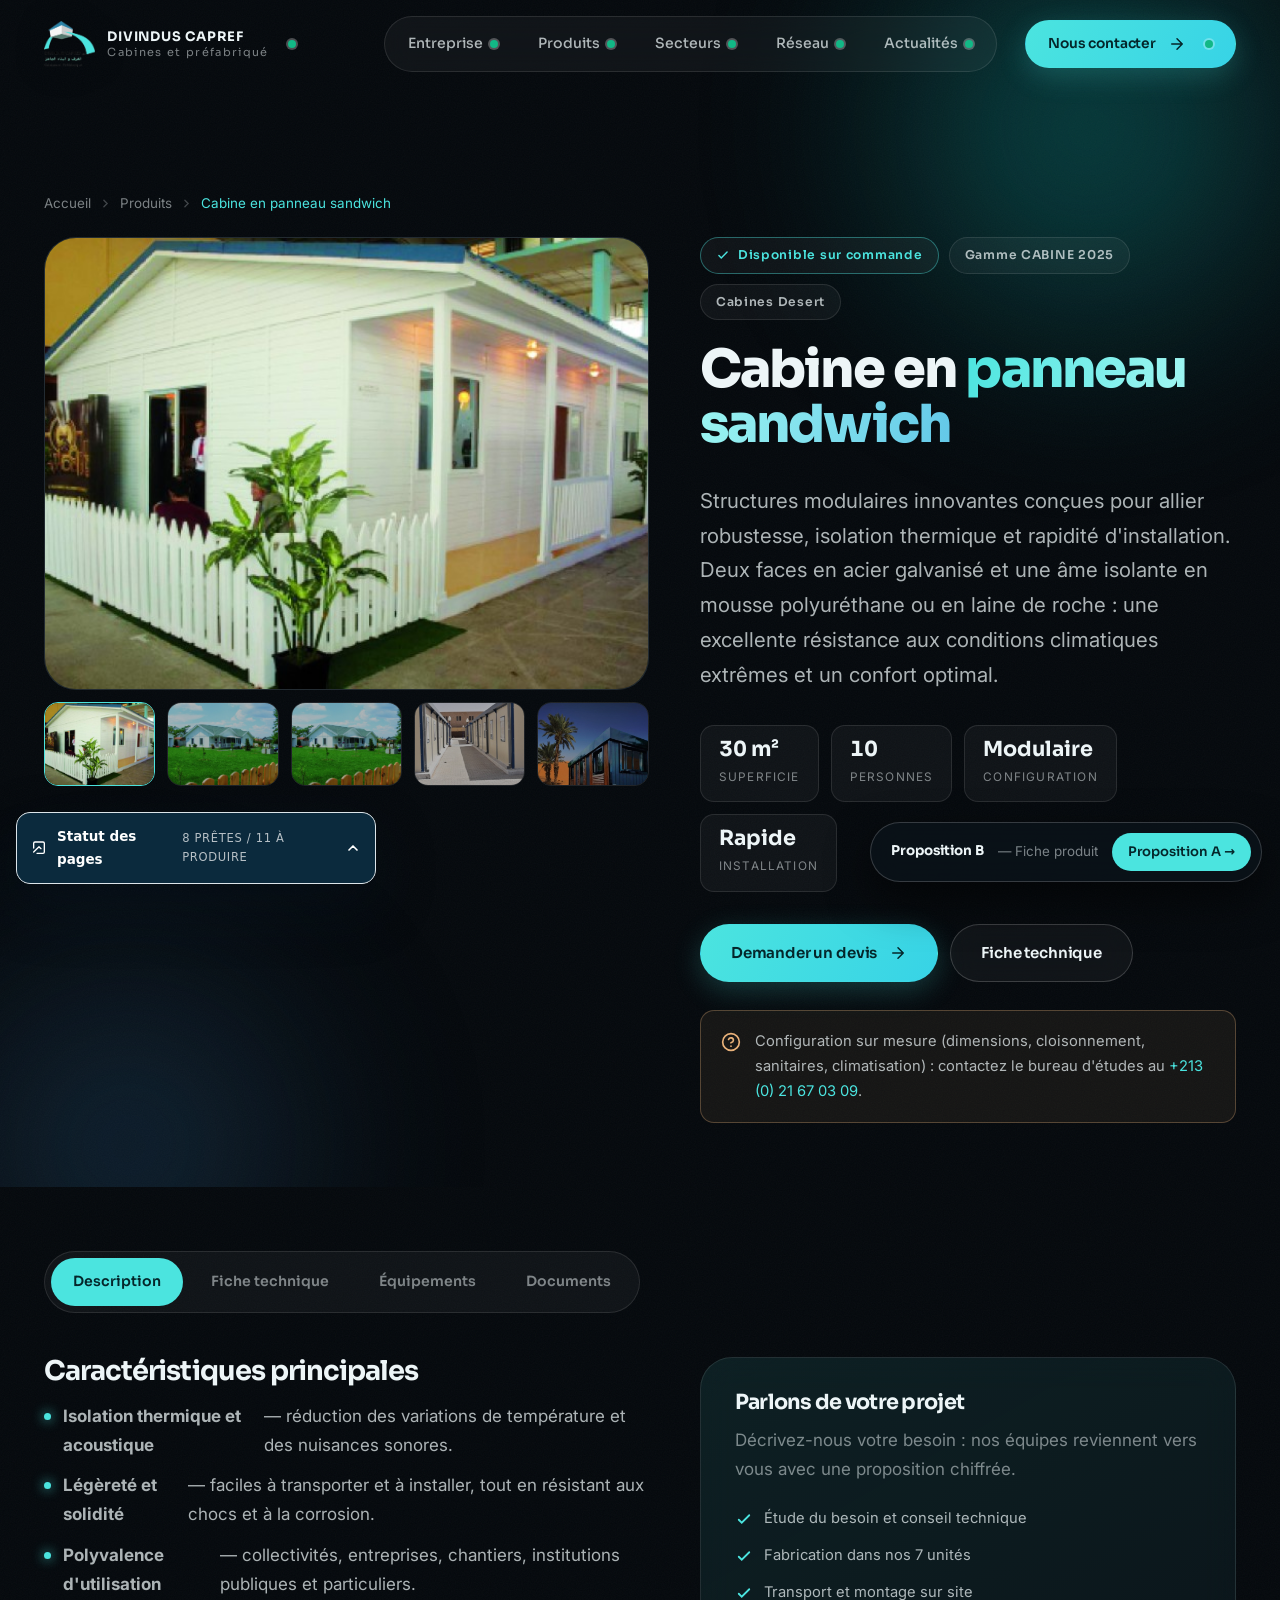
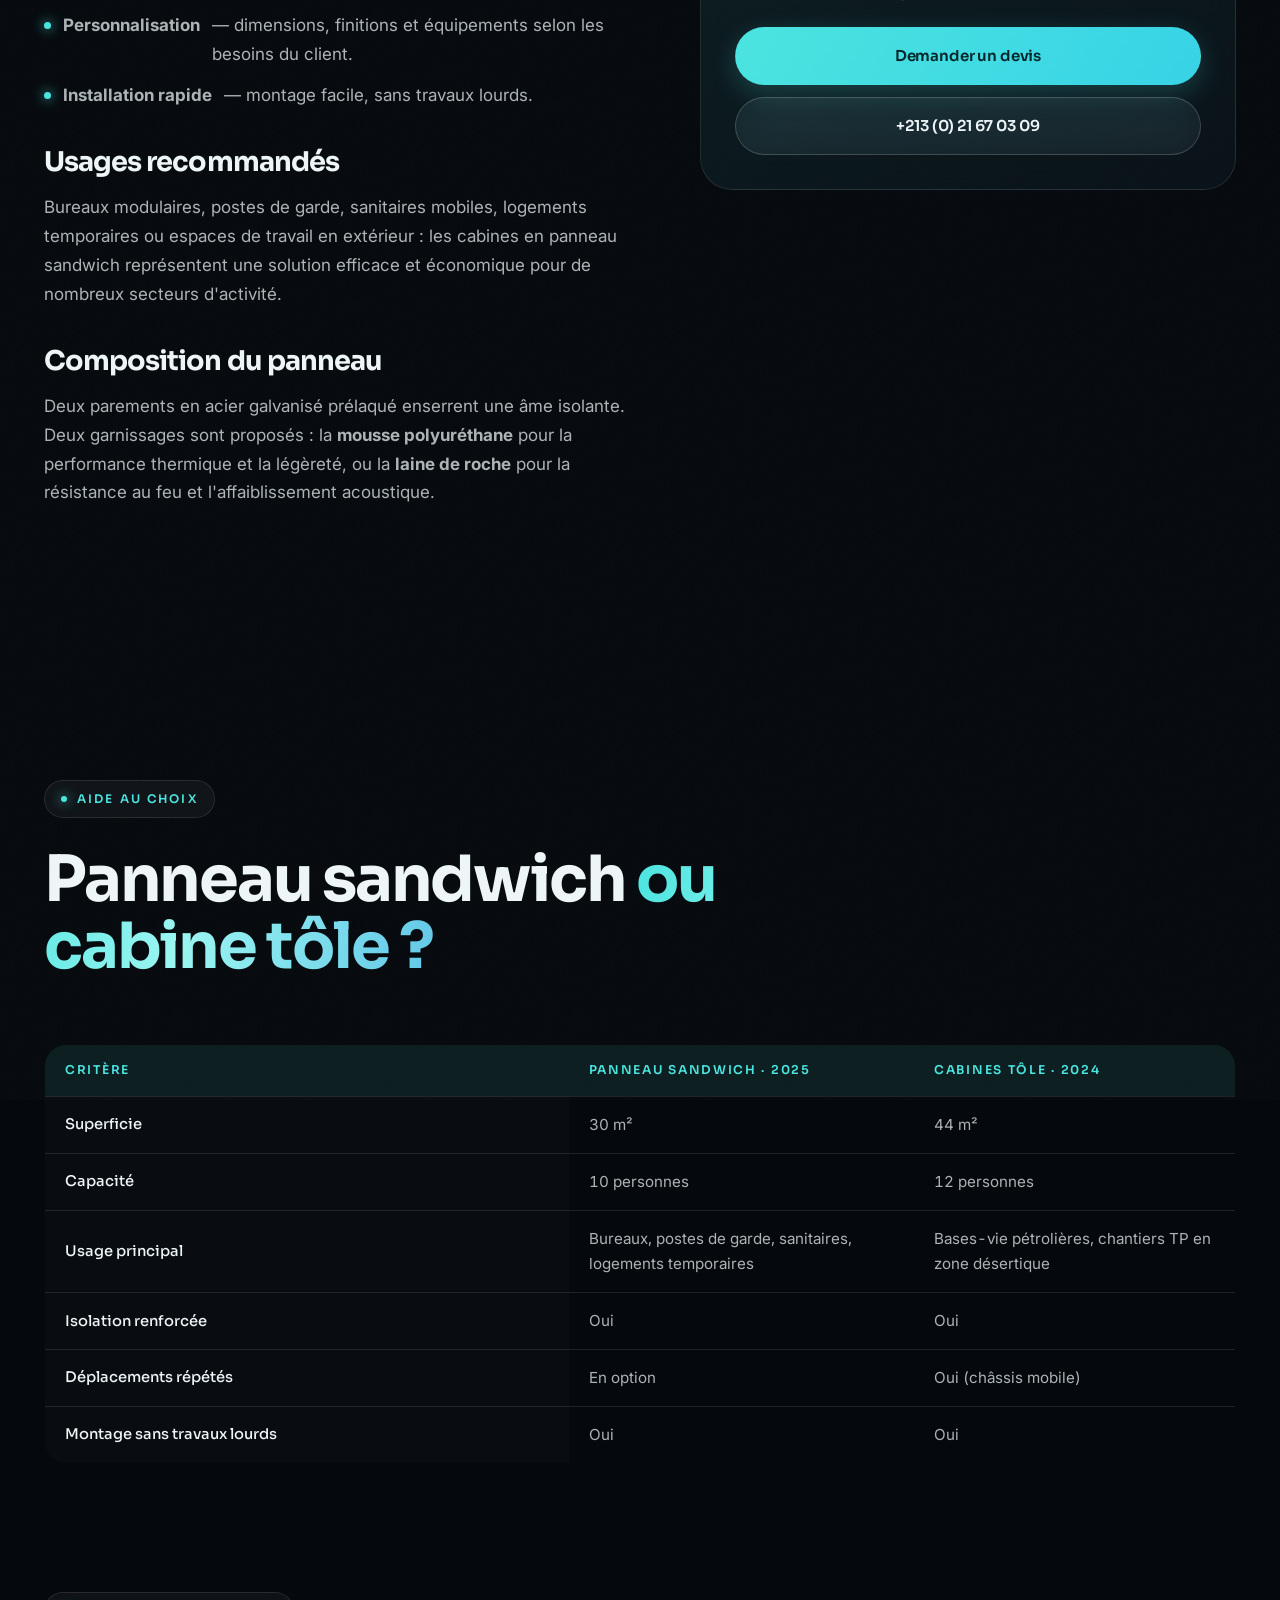
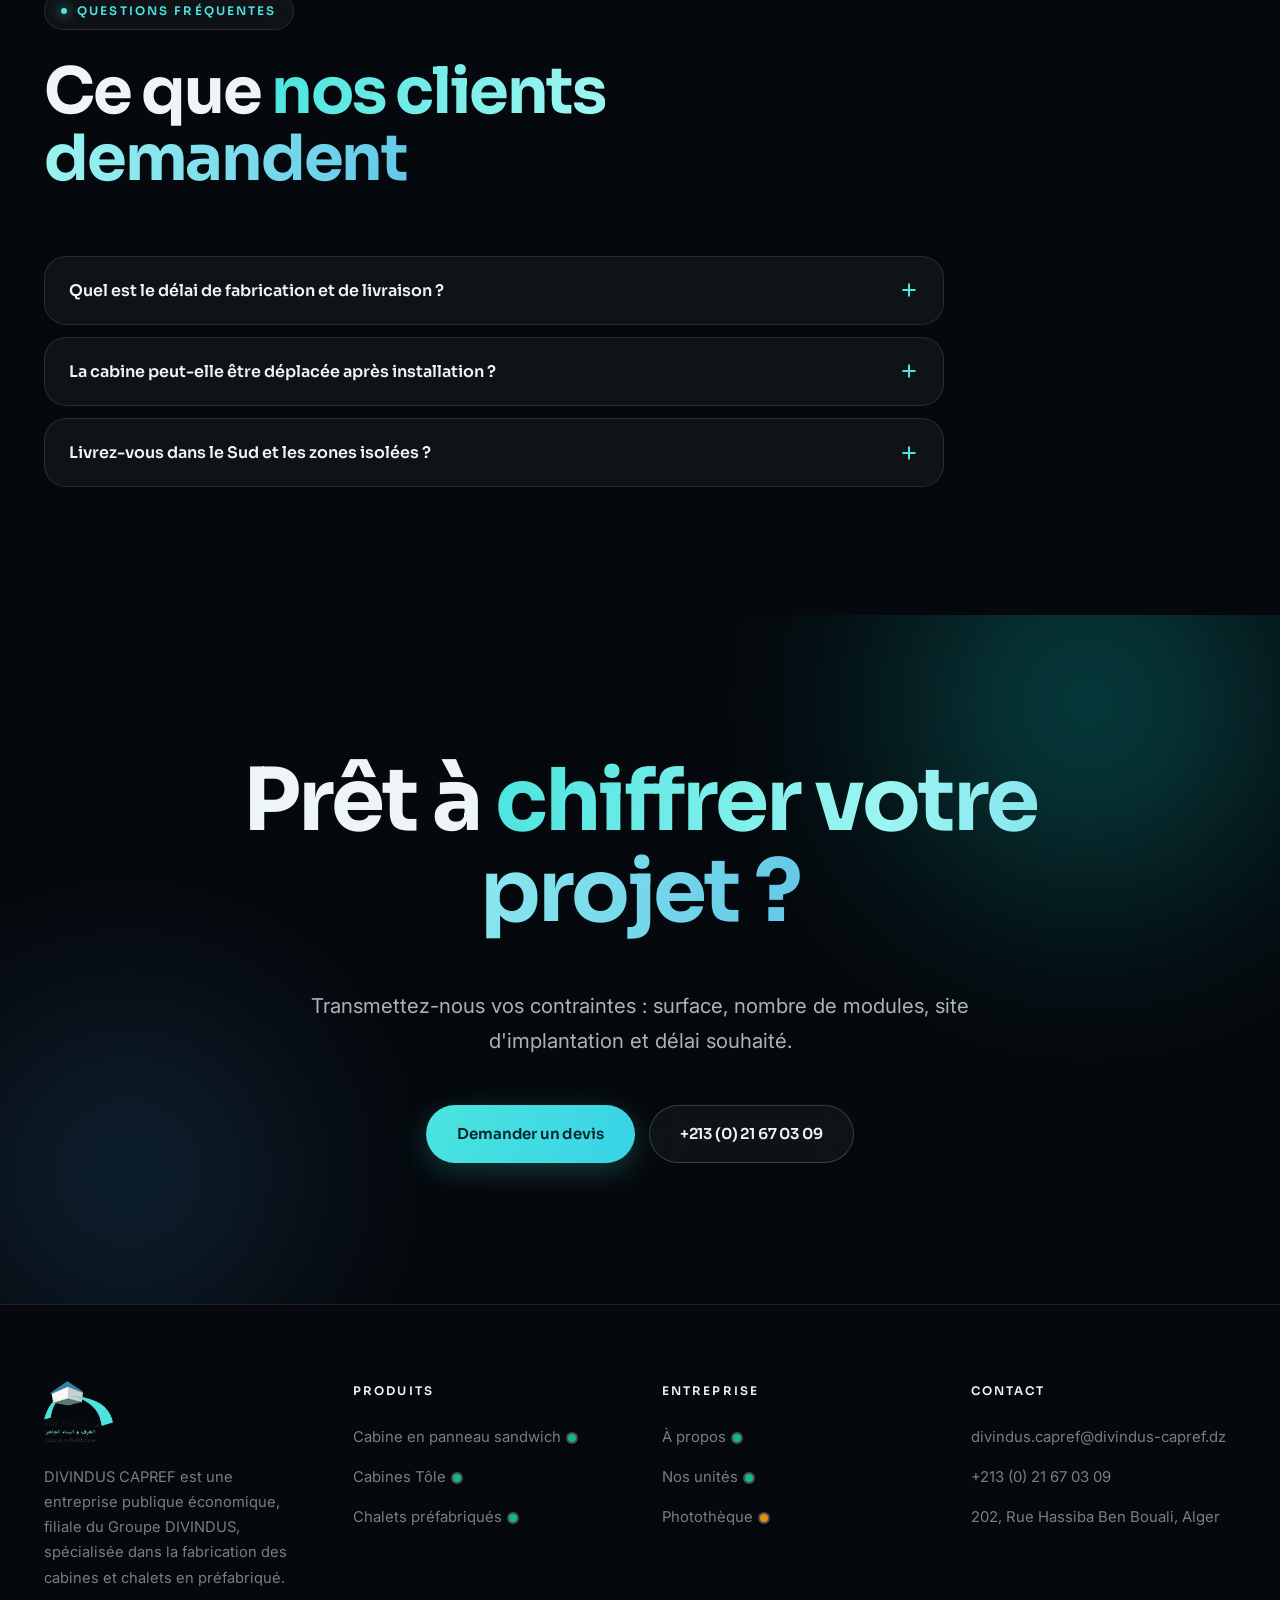
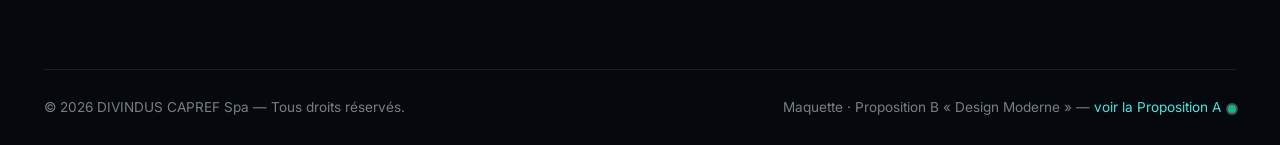
<file: modern/produit.html>
<!DOCTYPE html>
<html lang="fr" dir="ltr">
<head>
<meta charset="utf-8">
<meta name="viewport" content="width=device-width, initial-scale=1">
<title>Cabine en panneau sandwich — CABINE 2025 | DIVINDUS CAPREF</title>
<meta name="description" content="Fiche produit DIVINDUS CAPREF : cabine en panneau sandwich, 30 m², 10 personnes, acier galvanisé et âme isolante polyuréthane ou laine de roche.">
<meta name="theme-color" content="#05090D">
<link rel="icon" href="../assets/img/brand/logo-capref-sidebar.png" type="image/png">
<link rel="preconnect" href="https://fonts.googleapis.com">
<link rel="preconnect" href="https://fonts.gstatic.com" crossorigin>
<link href="https://fonts.googleapis.com/css2?family=Sora:wght@300;400;500;600;700;800&family=Inter:wght@300;400;500;600&display=swap" rel="stylesheet">
<link rel="stylesheet" href="../assets/css/modern.css">
</head>
<body>

<div class="progress" role="presentation"></div>
<div class="grain" aria-hidden="true"></div>

<header class="nav is-stuck">
  <div class="container nav__inner">
    <a class="nav__brand" href="index.html" aria-label="DIVINDUS CAPREF — Accueil">
      <img src="../assets/img/brand/logo-capref-sidebar.png" alt="Logo DIVINDUS CAPREF" width="237" height="213">
      <b>DIVINDUS CAPREF<span>Cabines et préfabriqué</span></b>
    </a>
    <nav class="nav__menu" aria-label="Navigation principale">
      <a href="index.html#entreprise">Entreprise</a>
      <a href="index.html#produits">Produits</a>
      <a href="index.html#secteurs">Secteurs</a>
      <a href="index.html#reseau">Réseau</a>
      <a href="index.html#actus">Actualités</a>
    </nav>
    <a class="btn btn--sm nav__cta" href="index.html#contact" data-magnet>
      Nous contacter
      <svg viewBox="0 0 24 24" fill="none" stroke="currentColor" stroke-width="2" stroke-linecap="round" stroke-linejoin="round" aria-hidden="true"><path d="M5 12h14M12 5l7 7-7 7"/></svg>
    </a>
    <button class="nav__burger" type="button" aria-label="Ouvrir le menu" aria-expanded="false" aria-controls="navover"><span></span></button>
  </div>
</header>

<div class="navover" id="navover" aria-label="Menu">
  <button class="navover__close" type="button" aria-label="Fermer le menu">
    <svg viewBox="0 0 24 24" fill="none" stroke="currentColor" stroke-width="1.8" stroke-linecap="round" aria-hidden="true"><path d="M18 6 6 18M6 6l12 12"/></svg>
  </button>
  <ul>
    <li><a href="index.html#entreprise">Entreprise</a></li>
    <li><a href="index.html#produits">Produits</a></li>
    <li><a href="index.html#secteurs">Secteurs</a></li>
    <li><a href="index.html#reseau">Réseau</a></li>
    <li><a href="index.html#actus">Actualités</a></li>
    <li><a href="index.html#contact">Contact</a></li>
  </ul>
  <div class="navover__foot">
    <a class="alink" href="../produit-cabine-sandwich.html">Voir cette page en Proposition A</a>
  </div>
</div>

<main>

  <!-- ══ En-tête produit ══ -->
  <section class="mhero">
    <div class="aurora" aria-hidden="true"><span class="a1"></span><span class="a2"></span></div>
    <div class="container">
      <nav class="mcrumbs" aria-label="Fil d'Ariane">
        <a href="index.html">Accueil</a>
        <svg viewBox="0 0 24 24" fill="none" stroke="currentColor" stroke-width="2.5" stroke-linecap="round" aria-hidden="true"><path d="m9 18 6-6-6-6"/></svg>
        <a href="index.html#produits">Produits</a>
        <svg viewBox="0 0 24 24" fill="none" stroke="currentColor" stroke-width="2.5" stroke-linecap="round" aria-hidden="true"><path d="m9 18 6-6-6-6"/></svg>
        <span aria-current="page">Cabine en panneau sandwich</span>
      </nav>

      <div class="mpdp">
        <div class="rv is-in">
          <div class="mstage">
            <img id="mStage" src="../assets/img/products/cabine-sandwich-cover.jpg" alt="Cabine en panneau sandwich CAPREF avec véranda couverte" width="659" height="439">
          </div>
          <div class="mthumbs" role="group" aria-label="Miniatures du produit">
            <button type="button" aria-current="true" data-full="../assets/img/products/cabine-sandwich-cover.jpg"><img src="../assets/img/products/cabine-sandwich-cover.jpg" alt="Vue d'ensemble de la cabine" loading="lazy"></button>
            <button type="button" aria-current="false" data-full="../assets/img/products/cabine-sandwich-1.jpg"><img src="../assets/img/products/cabine-sandwich-1.jpg" alt="Chalet préfabriqué dans un jardin" loading="lazy"></button>
            <button type="button" aria-current="false" data-full="../assets/img/products/cabine-sandwich-2.jpg"><img src="../assets/img/products/cabine-sandwich-2.jpg" alt="Seconde vue du chalet préfabriqué" loading="lazy"></button>
            <button type="button" aria-current="false" data-full="../assets/img/products/element-01.jpg"><img src="../assets/img/products/element-01.jpg" alt="Élément 01 — alignement de modules" loading="lazy"></button>
            <button type="button" aria-current="false" data-full="../assets/img/products/element-02.jpg"><img src="../assets/img/products/element-02.jpg" alt="Élément 02 — module préfabriqué" loading="lazy"></button>
          </div>
        </div>

        <div class="rv is-in" data-d="1">
          <div class="mbadges">
            <span class="mbadge mbadge--cy"><svg viewBox="0 0 24 24" fill="none" stroke="currentColor" stroke-width="2.5" stroke-linecap="round" aria-hidden="true"><path d="m5 13 4 4L19 7"/></svg> Disponible sur commande</span>
            <span class="mbadge">Gamme CABINE 2025</span>
            <span class="mbadge">Cabines Desert</span>
          </div>
          <h1 style="font-size:clamp(2rem,1.2rem + 2.6vw,3.4rem)">Cabine en <span class="grad">panneau sandwich</span></h1>
          <p class="lead">Structures modulaires innovantes conçues pour allier robustesse, isolation thermique et rapidité d'installation. Deux faces en acier galvanisé et une âme isolante en mousse polyuréthane ou en laine de roche : une excellente résistance aux conditions climatiques extrêmes et un confort optimal.</p>

          <div class="show__specs" style="margin-block:32px">
            <div><b>30 m²</b><span>Superficie</span></div>
            <div><b>10</b><span>Personnes</span></div>
            <div><b>Modulaire</b><span>Configuration</span></div>
            <div><b>Rapide</b><span>Installation</span></div>
          </div>

          <div class="show__actions">
            <a class="btn" href="index.html#contact" data-magnet>
              Demander un devis
              <svg viewBox="0 0 24 24" fill="none" stroke="currentColor" stroke-width="2" stroke-linecap="round" stroke-linejoin="round" aria-hidden="true"><path d="M5 12h14M12 5l7 7-7 7"/></svg>
            </a>
            <a class="btn btn--glass" href="#technique">Fiche technique</a>
          </div>

          <div class="mnote" style="margin-top:28px">
            <svg viewBox="0 0 24 24" fill="none" stroke="currentColor" stroke-width="2" stroke-linecap="round" stroke-linejoin="round" aria-hidden="true"><circle cx="12" cy="12" r="10"/><path d="M9.1 9a3 3 0 0 1 5.8 1c0 2-3 3-3 3M12 17h.01"/></svg>
            <p style="margin:0">Configuration sur mesure (dimensions, cloisonnement, sanitaires, climatisation) : contactez le bureau d'études au <a href="tel:+21321670309" style="color:var(--cy)">+213 (0) 21 67 03 09</a>.</p>
          </div>
        </div>
      </div>
    </div>
  </section>

  <!-- ══ Onglets ══ -->
  <section class="section" id="technique" style="padding-top:clamp(40px,5vw,72px)">
    <div class="container">
      <div class="mtabs" role="tablist" aria-label="Informations produit">
        <button class="mtab" role="tab" id="mt1" aria-controls="mp1" aria-selected="true" type="button">Description</button>
        <button class="mtab" role="tab" id="mt2" aria-controls="mp2" aria-selected="false" tabindex="-1" type="button">Fiche technique</button>
        <button class="mtab" role="tab" id="mt3" aria-controls="mp3" aria-selected="false" tabindex="-1" type="button">Équipements</button>
        <button class="mtab" role="tab" id="mt4" aria-controls="mp4" aria-selected="false" tabindex="-1" type="button">Documents</button>
      </div>

      <div class="mpdp" style="align-items:start">
        <div>
          <div class="mpanel" role="tabpanel" id="mp1" aria-labelledby="mt1">
            <div class="mprose">
              <h3>Caractéristiques principales</h3>
              <ul>
                <li><strong>Isolation thermique et acoustique</strong> — réduction des variations de température et des nuisances sonores.</li>
                <li><strong>Légèreté et solidité</strong> — faciles à transporter et à installer, tout en résistant aux chocs et à la corrosion.</li>
                <li><strong>Polyvalence d'utilisation</strong> — collectivités, entreprises, chantiers, institutions publiques et particuliers.</li>
                <li><strong>Personnalisation</strong> — dimensions, finitions et équipements selon les besoins du client.</li>
                <li><strong>Installation rapide</strong> — montage facile, sans travaux lourds.</li>
              </ul>
              <h3>Usages recommandés</h3>
              <p>Bureaux modulaires, postes de garde, sanitaires mobiles, logements temporaires ou espaces de travail en extérieur : les cabines en panneau sandwich représentent une solution efficace et économique pour de nombreux secteurs d'activité.</p>
              <h3>Composition du panneau</h3>
              <p>Deux parements en acier galvanisé prélaqué enserrent une âme isolante. Deux garnissages sont proposés : la <strong>mousse polyuréthane</strong> pour la performance thermique et la légèreté, ou la <strong>laine de roche</strong> pour la résistance au feu et l'affaiblissement acoustique.</p>
            </div>
          </div>

          <div class="mpanel" role="tabpanel" id="mp2" aria-labelledby="mt2" hidden>
            <div class="mtable-wrap">
              <table class="mtable">
                <caption>Fiche technique — configuration standard</caption>
                <thead><tr><th scope="col">Caractéristique</th><th scope="col">Valeur</th></tr></thead>
                <tbody>
                  <tr><th scope="row">Référence gamme</th><td>CABINE 2025 — Cabines Desert</td></tr>
                  <tr><th scope="row">Superficie utile</th><td>30 m²</td></tr>
                  <tr><th scope="row">Capacité d'accueil</th><td>10 personnes</td></tr>
                  <tr><th scope="row">Type de structure</th><td>Ossature métallique + panneaux sandwich autoportants</td></tr>
                  <tr><th scope="row">Parements</th><td>Acier galvanisé prélaqué, 2 faces</td></tr>
                  <tr><th scope="row">Âme isolante</th><td>Mousse polyuréthane ou laine de roche</td></tr>
                  <tr><th scope="row">Performance thermique</th><td>Isolation renforcée — limite les variations de température</td></tr>
                  <tr><th scope="row">Performance acoustique</th><td>Réduction des nuisances sonores extérieures</td></tr>
                  <tr><th scope="row">Résistance</th><td>Chocs, corrosion et conditions climatiques extrêmes</td></tr>
                  <tr><th scope="row">Toiture</th><td>Bac acier avec évacuation des eaux pluviales</td></tr>
                  <tr><th scope="row">Menuiserie</th><td>Porte métallique ou aluminium, fenêtres coulissantes vitrées</td></tr>
                  <tr><th scope="row">Sol</th><td>Plancher technique avec revêtement à la demande</td></tr>
                  <tr><th scope="row">Mode d'assemblage</th><td>Montage sur site, sans travaux lourds</td></tr>
                  <tr><th scope="row">Transport</th><td>Module transportable par camion plateau</td></tr>
                  <tr><th scope="row">Unité de fabrication</th><td>Réseau CAPREF — 7 unités en Algérie</td></tr>
                </tbody>
              </table>
            </div>
            <div class="mnote" style="margin-top:24px">
              <svg viewBox="0 0 24 24" fill="none" stroke="currentColor" stroke-width="2" stroke-linecap="round" stroke-linejoin="round" aria-hidden="true"><path d="M12 9v4M12 17h.01"/><path d="M10.3 3.9 1.8 18a2 2 0 0 0 1.7 3h17a2 2 0 0 0 1.7-3L13.7 3.9a2 2 0 0 0-3.4 0Z"/></svg>
              <p style="margin:0"><strong>Maquette :</strong> ce tableau reprend les caractéristiques publiées par CAPREF. Les valeurs chiffrées complémentaires (épaisseurs, coefficients U, charges admissibles, poids) seront renseignées par le bureau d'études avant mise en ligne.</p>
            </div>
          </div>

          <div class="mpanel" role="tabpanel" id="mp3" aria-labelledby="mt3" hidden>
            <div class="mprose">
              <h3>Équipements de série</h3>
              <ul>
                <li>Panneaux sandwich isolants sur murs et toiture</li>
                <li>Porte d'accès sécurisée et fenêtres vitrées</li>
                <li>Pré-équipement électrique (éclairage, prises, tableau)</li>
                <li>Plancher technique et revêtement de sol</li>
              </ul>
              <h3>Options disponibles</h3>
              <ul>
                <li>Bloc sanitaire intégré (douche, WC, lavabo)</li>
                <li>Climatisation réversible et ventilation</li>
                <li>Cloisonnement intérieur multi-pièces</li>
                <li>Véranda / auvent couvert</li>
                <li>Coloris de bardage et finitions personnalisés</li>
                <li>Châssis mobile pour déplacements répétés</li>
              </ul>
            </div>
            <div class="posts" style="margin-top:36px;grid-template-columns:repeat(auto-fit,minmax(240px,1fr))">
              <figure class="pnews" style="margin:0"><div class="pnews__img"><img src="../assets/img/products/element-01.jpg" alt="Implantation de modules en alignement" loading="lazy"></div><figcaption class="pnews__body"><p style="margin:0">Élément 01 — implantation en alignement (base-vie)</p></figcaption></figure>
              <figure class="pnews" style="margin:0"><div class="pnews__img"><img src="../assets/img/products/element-02.jpg" alt="Module préfabriqué unitaire" loading="lazy"></div><figcaption class="pnews__body"><p style="margin:0">Élément 02 — module unitaire</p></figcaption></figure>
            </div>
          </div>

          <div class="mpanel" role="tabpanel" id="mp4" aria-labelledby="mt4" hidden>
            <div class="mdl">
              <a href="#" download>
                <i><svg viewBox="0 0 24 24" fill="none" stroke="currentColor" stroke-width="1.8" stroke-linecap="round" stroke-linejoin="round" aria-hidden="true"><path d="M14 2H6a2 2 0 0 0-2 2v16a2 2 0 0 0 2 2h12a2 2 0 0 0 2-2V8Z"/><path d="M14 2v6h6"/><path d="M9 13h6M9 17h6"/></svg></i>
                <span><b>Fiche technique détaillée</b><span>Document Word · à fournir par CAPREF</span></span>
              </a>
              <a href="#" download>
                <i><svg viewBox="0 0 24 24" fill="none" stroke="currentColor" stroke-width="1.8" stroke-linecap="round" stroke-linejoin="round" aria-hidden="true"><rect x="3" y="3" width="18" height="18" rx="2"/><path d="M3 9h18M9 21V9"/></svg></i>
                <span><b>Plans et cotes</b><span>PDF · vues en plan et élévations</span></span>
              </a>
              <a href="#" download>
                <i><svg viewBox="0 0 24 24" fill="none" stroke="currentColor" stroke-width="1.8" stroke-linecap="round" stroke-linejoin="round" aria-hidden="true"><path d="M4 19V5a2 2 0 0 1 2-2h12a2 2 0 0 1 2 2v14"/><path d="M4 19a2 2 0 0 0 2 2h14"/><path d="M8 7h8M8 11h8"/></svg></i>
                <span><b>Catalogue produits</b><span>PDF · gammes 2024 et 2025</span></span>
              </a>
            </div>
            <p class="muted" style="margin-top:22px;font-size:.9rem">Liens inactifs dans la maquette : ils pointeront vers les documents officiels CAPREF en production.</p>
          </div>
        </div>

        <aside class="maside rv">
          <h3>Parlons de votre projet</h3>
          <p class="muted">Décrivez-nous votre besoin : nos équipes reviennent vers vous avec une proposition chiffrée.</p>
          <ul>
            <li><svg viewBox="0 0 24 24" fill="none" stroke="currentColor" stroke-width="2.4" stroke-linecap="round" aria-hidden="true"><path d="m5 13 4 4L19 7"/></svg> Étude du besoin et conseil technique</li>
            <li><svg viewBox="0 0 24 24" fill="none" stroke="currentColor" stroke-width="2.4" stroke-linecap="round" aria-hidden="true"><path d="m5 13 4 4L19 7"/></svg> Fabrication dans nos 7 unités</li>
            <li><svg viewBox="0 0 24 24" fill="none" stroke="currentColor" stroke-width="2.4" stroke-linecap="round" aria-hidden="true"><path d="m5 13 4 4L19 7"/></svg> Transport et montage sur site</li>
          </ul>
          <a class="btn btn--block" href="index.html#contact">Demander un devis</a>
          <a class="btn btn--glass btn--block" href="tel:+21321670309" style="margin-top:12px">+213 (0) 21 67 03 09</a>
        </aside>
      </div>
    </div>
  </section>

  <!-- ══ Comparatif ══ -->
  <section class="section">
    <div class="container">
      <div class="sec-head rv">
        <span class="tag">Aide au choix</span>
        <h2>Panneau sandwich <span class="grad">ou cabine tôle ?</span></h2>
      </div>
      <div class="mtable-wrap rv">
        <table class="mtable">
          <thead><tr><th scope="col">Critère</th><th scope="col">Panneau sandwich · 2025</th><th scope="col">Cabines Tôle · 2024</th></tr></thead>
          <tbody>
            <tr><th scope="row">Superficie</th><td>30 m²</td><td>44 m²</td></tr>
            <tr><th scope="row">Capacité</th><td>10 personnes</td><td>12 personnes</td></tr>
            <tr><th scope="row">Usage principal</th><td>Bureaux, postes de garde, sanitaires, logements temporaires</td><td>Bases-vie pétrolières, chantiers TP en zone désertique</td></tr>
            <tr><th scope="row">Isolation renforcée</th><td>Oui</td><td>Oui</td></tr>
            <tr><th scope="row">Déplacements répétés</th><td>En option</td><td>Oui (châssis mobile)</td></tr>
            <tr><th scope="row">Montage sans travaux lourds</th><td>Oui</td><td>Oui</td></tr>
          </tbody>
        </table>
      </div>
    </div>
  </section>

  <!-- ══ FAQ ══ -->
  <section class="section" style="padding-top:0">
    <div class="container">
      <div class="sec-head rv">
        <span class="tag">Questions fréquentes</span>
        <h2>Ce que <span class="grad">nos clients demandent</span></h2>
      </div>
      <div class="macc rv">
        <details>
          <summary>Quel est le délai de fabrication et de livraison ?<svg viewBox="0 0 24 24" fill="none" stroke="currentColor" stroke-width="2.4" stroke-linecap="round" aria-hidden="true"><path d="M12 5v14M5 12h14"/></svg></summary>
          <div class="macc__body"><p>Le délai dépend du volume commandé, du niveau de personnalisation et de l'unité de production mobilisée. Il est communiqué avec le devis, après validation du besoin par le bureau d'études.</p></div>
        </details>
        <details>
          <summary>La cabine peut-elle être déplacée après installation ?<svg viewBox="0 0 24 24" fill="none" stroke="currentColor" stroke-width="2.4" stroke-linecap="round" aria-hidden="true"><path d="M12 5v14M5 12h14"/></svg></summary>
          <div class="macc__body"><p>Oui. La légèreté du panneau sandwich facilite le transport et le remontage. Pour des déplacements fréquents, un châssis mobile peut être prévu dès la conception.</p></div>
        </details>
        <details>
          <summary>Livrez-vous dans le Sud et les zones isolées ?<svg viewBox="0 0 24 24" fill="none" stroke="currentColor" stroke-width="2.4" stroke-linecap="round" aria-hidden="true"><path d="M12 5v14M5 12h14"/></svg></summary>
          <div class="macc__body"><p>Oui. Nos cabines équipent depuis des décennies les bases-vie de l'exploration pétrolière et les chantiers de travaux publics du Sud algérien. Nos 7 unités couvrent l'ensemble du territoire.</p></div>
        </details>
      </div>
    </div>
  </section>

  <section class="bigcta">
    <div class="aurora" aria-hidden="true"><span class="a1" style="top:-30%"></span><span class="a2"></span></div>
    <div class="container">
      <h2>Prêt à <span class="grad">chiffrer votre projet ?</span></h2>
      <p class="lead">Transmettez-nous vos contraintes : surface, nombre de modules, site d'implantation et délai souhaité.</p>
      <div class="bigcta__row">
        <a class="btn" href="index.html#contact" data-magnet>Demander un devis</a>
        <a class="btn btn--glass" href="tel:+21321670309">+213 (0) 21 67 03 09</a>
      </div>
    </div>
  </section>
</main>

<footer class="foot">
  <div class="container">
    <div class="foot__grid">
      <div class="foot__brand">
        <img src="../assets/img/brand/logo-capref-sidebar.png" alt="DIVINDUS CAPREF">
        <p>DIVINDUS CAPREF est une entreprise publique économique, filiale du Groupe DIVINDUS, spécialisée dans la fabrication des cabines et chalets en préfabriqué.</p>
      </div>
      <div>
        <h6>Produits</h6>
        <ul>
          <li><a href="produit.html">Cabine en panneau sandwich</a></li>
          <li><a href="index.html#produits">Cabines Tôle</a></li>
          <li><a href="index.html#produits">Chalets préfabriqués</a></li>
        </ul>
      </div>
      <div>
        <h6>Entreprise</h6>
        <ul>
          <li><a href="index.html#entreprise">À propos</a></li>
          <li><a href="index.html#reseau">Nos unités</a></li>
          <li><a href="index.html#galerie">Photothèque</a></li>
        </ul>
      </div>
      <div>
        <h6>Contact</h6>
        <ul>
          <li><a href="mailto:divindus.capref@divindus-capref.dz">divindus.capref@divindus-capref.dz</a></li>
          <li><a href="tel:+21321670309">+213 (0) 21 67 03 09</a></li>
          <li><span style="font-size:.93rem;color:var(--txt-3)">202, Rue Hassiba Ben Bouali, Alger</span></li>
        </ul>
      </div>
    </div>
    <div class="foot__bar">
      <span>© <span data-year>2026</span> DIVINDUS CAPREF Spa — Tous droits réservés.</span>
      <span>Maquette · Proposition B « Design Moderne » — <a href="../produit-cabine-sandwich.html">voir la Proposition A</a></span>
    </div>
  </div>
</footer>

<div class="demo">
  <b>Proposition B</b><span>— Fiche produit</span>
  <a href="../produit-cabine-sandwich.html">Proposition A →</a>
</div>

<script src="../assets/js/modern.js"></script>
<script src="../assets/js/status.js"></script>
</body>
</html>
</file>
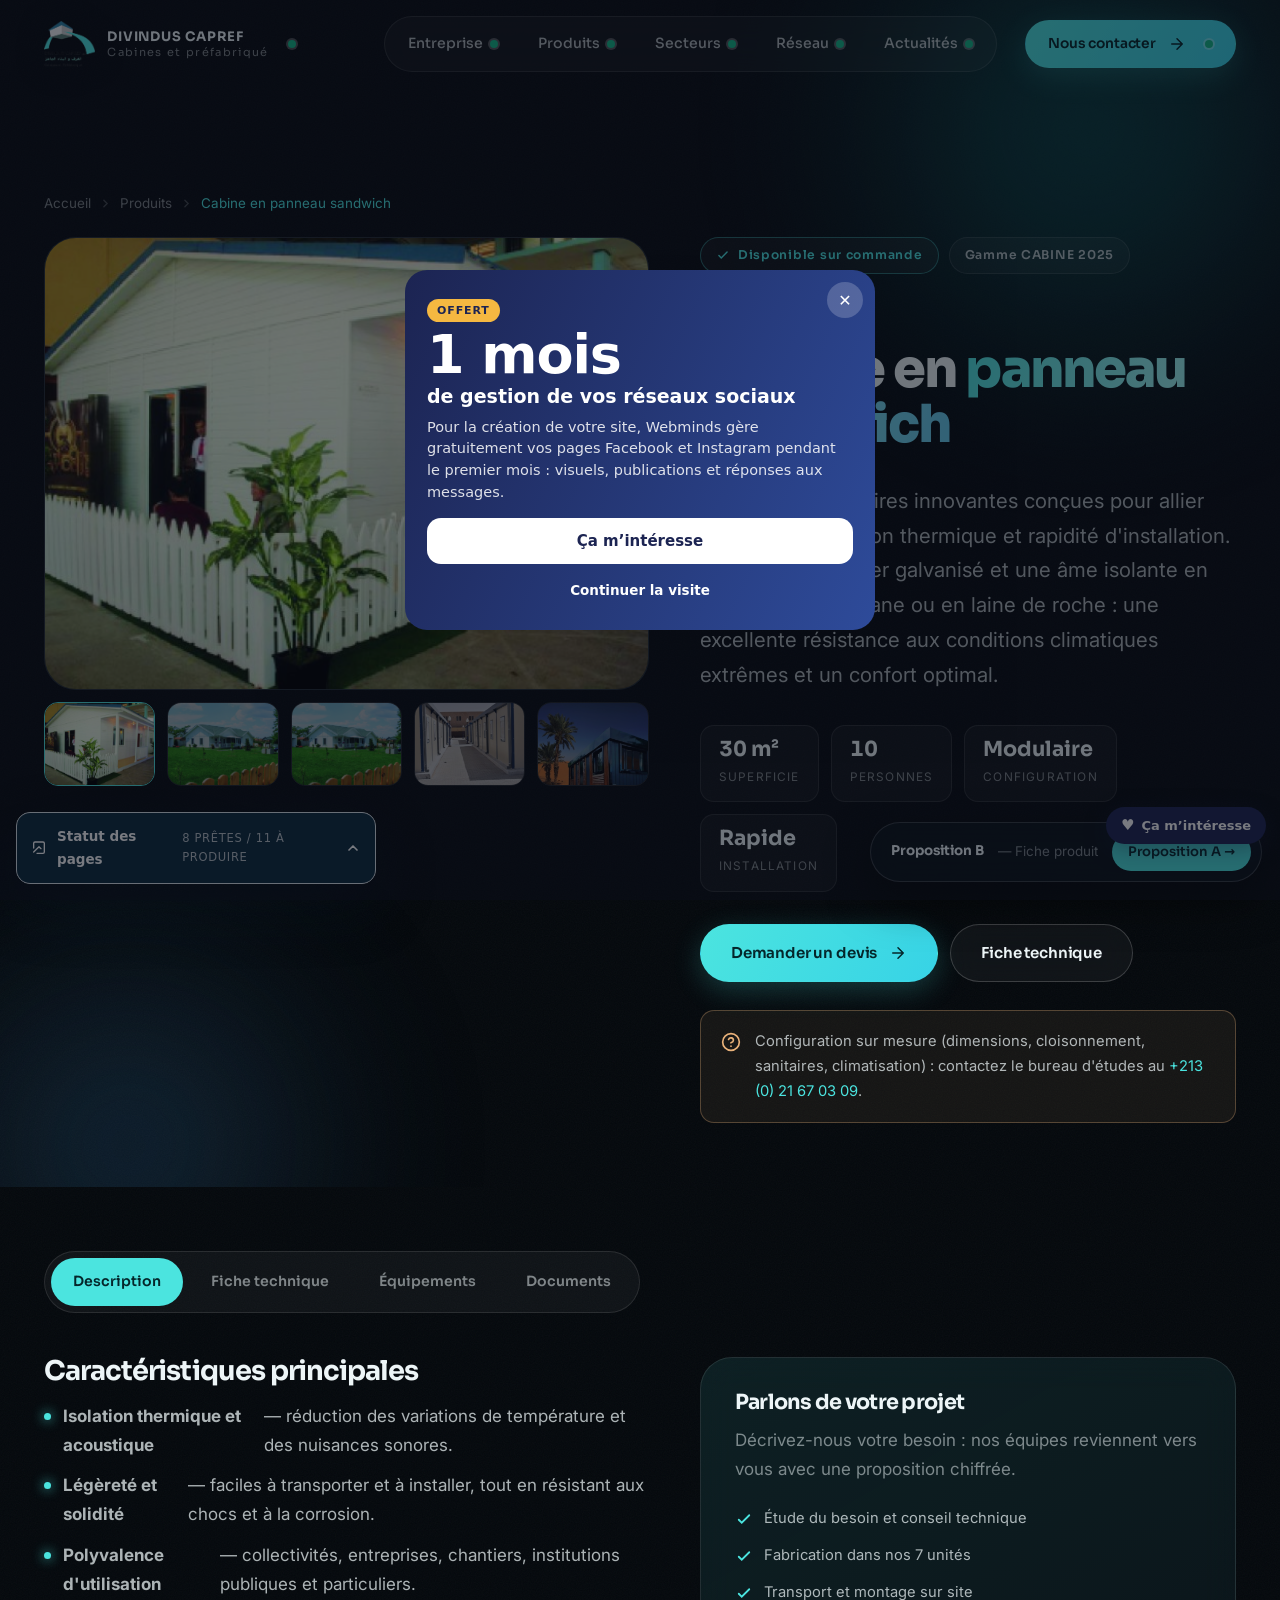
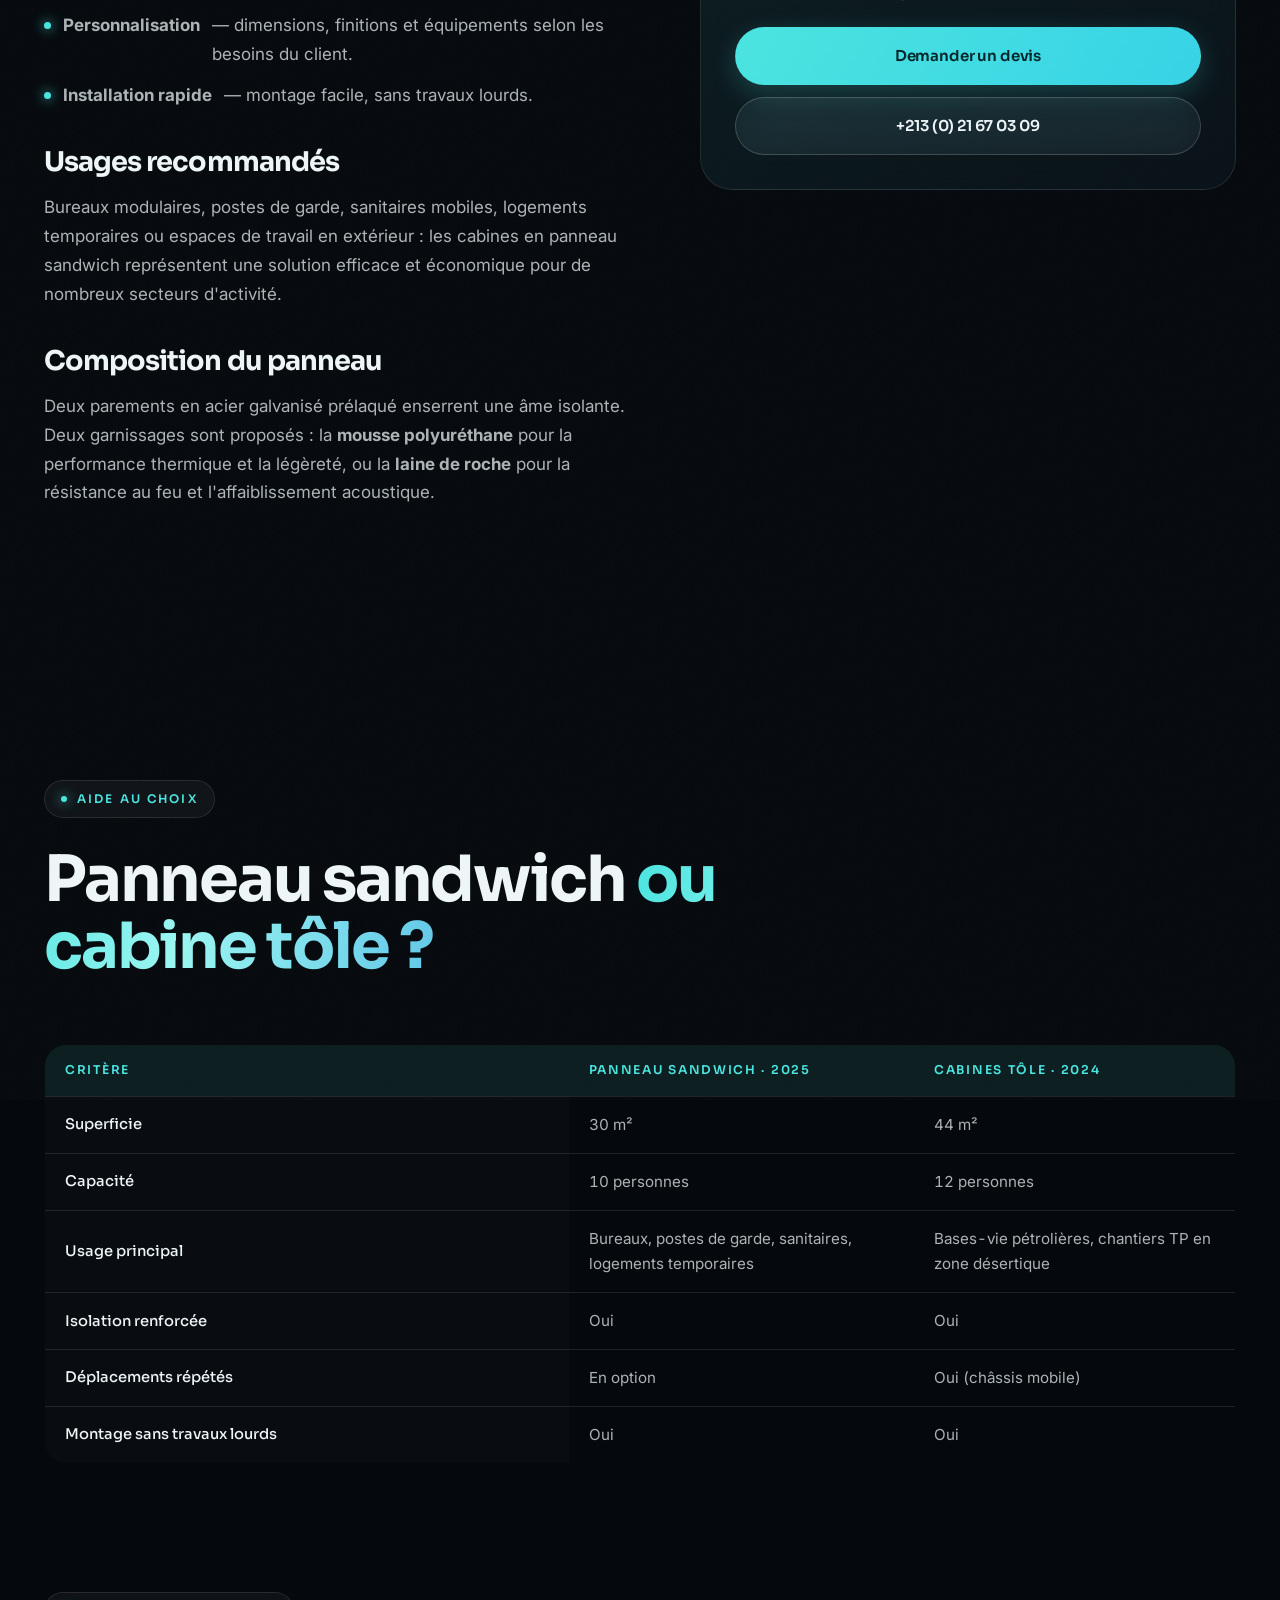
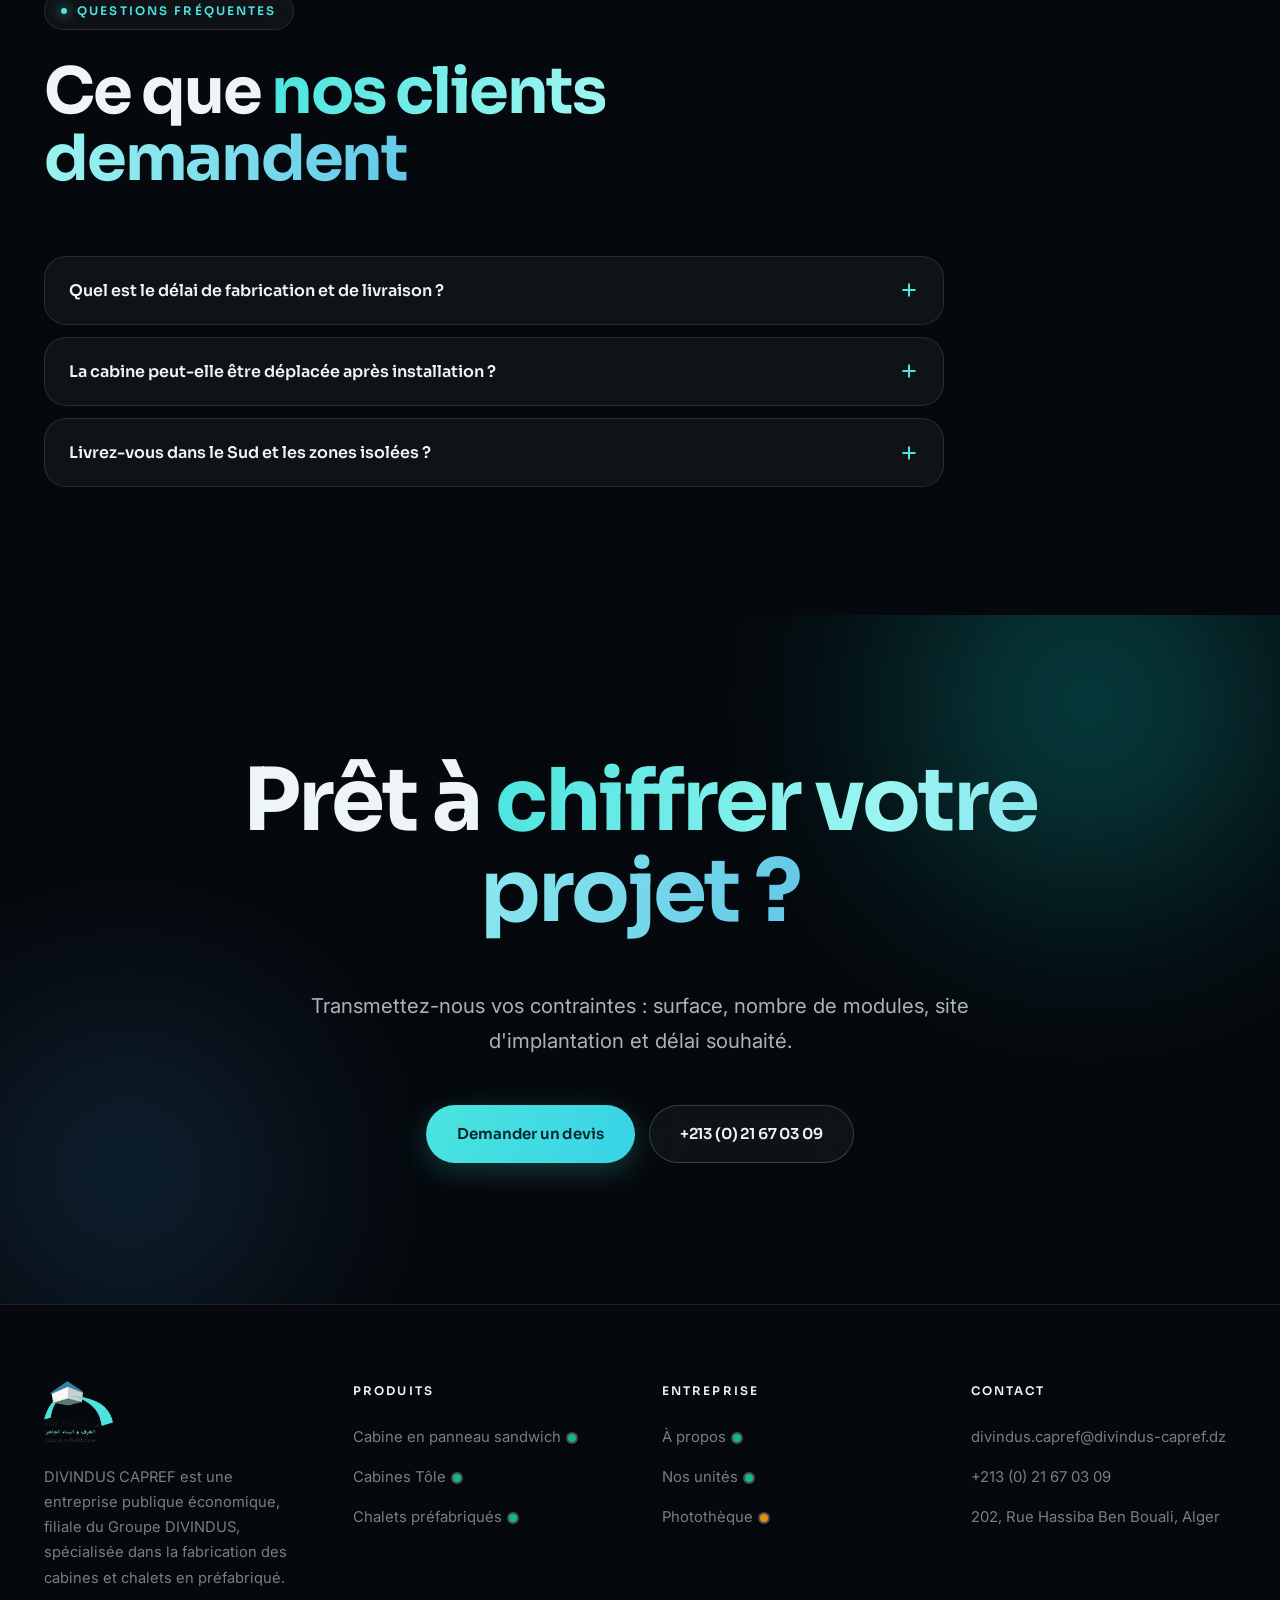
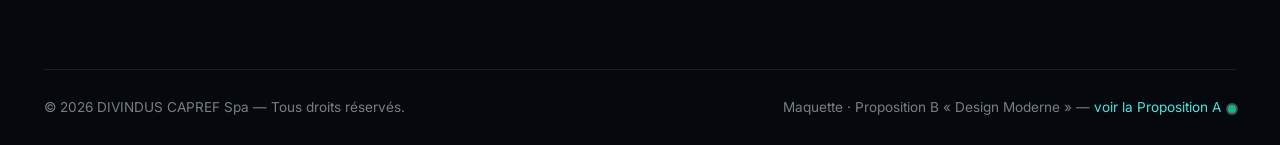
<file: moderne/produit.html>
<!DOCTYPE html>
<html lang="fr" dir="ltr">
<head>
<meta charset="utf-8">
<meta name="viewport" content="width=device-width, initial-scale=1">
<title>Cabine en panneau sandwich — CABINE 2025 | DIVINDUS CAPREF</title>
<meta name="description" content="Fiche produit DIVINDUS CAPREF : cabine en panneau sandwich, 30 m², 10 personnes, acier galvanisé et âme isolante polyuréthane ou laine de roche.">
<meta name="theme-color" content="#05090D">
<link rel="icon" href="../assets/img/brand/logo-capref-sidebar.png" type="image/png">
<link rel="preconnect" href="https://fonts.googleapis.com">
<link rel="preconnect" href="https://fonts.gstatic.com" crossorigin>
<link href="https://fonts.googleapis.com/css2?family=Sora:wght@300;400;500;600;700;800&family=Inter:wght@300;400;500;600&display=swap" rel="stylesheet">
<link rel="stylesheet" href="../assets/css/modern.css">
</head>
<body>

<div class="progress" role="presentation"></div>
<div class="grain" aria-hidden="true"></div>

<header class="nav is-stuck">
  <div class="container nav__inner">
    <a class="nav__brand" href="index.html" aria-label="DIVINDUS CAPREF — Accueil">
      <img src="../assets/img/brand/logo-capref-sidebar.png" alt="Logo DIVINDUS CAPREF" width="237" height="213">
      <b>DIVINDUS CAPREF<span>Cabines et préfabriqué</span></b>
    </a>
    <nav class="nav__menu" aria-label="Navigation principale">
      <a href="index.html#entreprise">Entreprise</a>
      <a href="index.html#produits">Produits</a>
      <a href="index.html#secteurs">Secteurs</a>
      <a href="index.html#reseau">Réseau</a>
      <a href="index.html#actus">Actualités</a>
    </nav>
    <a class="btn btn--sm nav__cta" href="index.html#contact" data-magnet>
      Nous contacter
      <svg viewBox="0 0 24 24" fill="none" stroke="currentColor" stroke-width="2" stroke-linecap="round" stroke-linejoin="round" aria-hidden="true"><path d="M5 12h14M12 5l7 7-7 7"/></svg>
    </a>
    <button class="nav__burger" type="button" aria-label="Ouvrir le menu" aria-expanded="false" aria-controls="navover"><span></span></button>
  </div>
</header>

<div class="navover" id="navover" aria-label="Menu">
  <button class="navover__close" type="button" aria-label="Fermer le menu">
    <svg viewBox="0 0 24 24" fill="none" stroke="currentColor" stroke-width="1.8" stroke-linecap="round" aria-hidden="true"><path d="M18 6 6 18M6 6l12 12"/></svg>
  </button>
  <ul>
    <li><a href="index.html#entreprise">Entreprise</a></li>
    <li><a href="index.html#produits">Produits</a></li>
    <li><a href="index.html#secteurs">Secteurs</a></li>
    <li><a href="index.html#reseau">Réseau</a></li>
    <li><a href="index.html#actus">Actualités</a></li>
    <li><a href="index.html#contact">Contact</a></li>
  </ul>
  <div class="navover__foot">
    <a class="alink" href="../produit-cabine-sandwich.html">Voir cette page en Proposition A</a>
  </div>
</div>

<main>

  <!-- ══ En-tête produit ══ -->
  <section class="mhero">
    <div class="aurora" aria-hidden="true"><span class="a1"></span><span class="a2"></span></div>
    <div class="container">
      <nav class="mcrumbs" aria-label="Fil d'Ariane">
        <a href="index.html">Accueil</a>
        <svg viewBox="0 0 24 24" fill="none" stroke="currentColor" stroke-width="2.5" stroke-linecap="round" aria-hidden="true"><path d="m9 18 6-6-6-6"/></svg>
        <a href="index.html#produits">Produits</a>
        <svg viewBox="0 0 24 24" fill="none" stroke="currentColor" stroke-width="2.5" stroke-linecap="round" aria-hidden="true"><path d="m9 18 6-6-6-6"/></svg>
        <span aria-current="page">Cabine en panneau sandwich</span>
      </nav>

      <div class="mpdp">
        <div class="rv is-in">
          <div class="mstage">
            <img id="mStage" src="../assets/img/products/cabine-sandwich-cover.jpg" alt="Cabine en panneau sandwich CAPREF avec véranda couverte" width="659" height="439">
          </div>
          <div class="mthumbs" role="group" aria-label="Miniatures du produit">
            <button type="button" aria-current="true" data-full="../assets/img/products/cabine-sandwich-cover.jpg"><img src="../assets/img/products/cabine-sandwich-cover.jpg" alt="Vue d'ensemble de la cabine" loading="lazy"></button>
            <button type="button" aria-current="false" data-full="../assets/img/products/cabine-sandwich-1.jpg"><img src="../assets/img/products/cabine-sandwich-1.jpg" alt="Chalet préfabriqué dans un jardin" loading="lazy"></button>
            <button type="button" aria-current="false" data-full="../assets/img/products/cabine-sandwich-2.jpg"><img src="../assets/img/products/cabine-sandwich-2.jpg" alt="Seconde vue du chalet préfabriqué" loading="lazy"></button>
            <button type="button" aria-current="false" data-full="../assets/img/products/element-01.jpg"><img src="../assets/img/products/element-01.jpg" alt="Élément 01 — alignement de modules" loading="lazy"></button>
            <button type="button" aria-current="false" data-full="../assets/img/products/element-02.jpg"><img src="../assets/img/products/element-02.jpg" alt="Élément 02 — module préfabriqué" loading="lazy"></button>
          </div>
        </div>

        <div class="rv is-in" data-d="1">
          <div class="mbadges">
            <span class="mbadge mbadge--cy"><svg viewBox="0 0 24 24" fill="none" stroke="currentColor" stroke-width="2.5" stroke-linecap="round" aria-hidden="true"><path d="m5 13 4 4L19 7"/></svg> Disponible sur commande</span>
            <span class="mbadge">Gamme CABINE 2025</span>
            <span class="mbadge">Cabines Desert</span>
          </div>
          <h1 style="font-size:clamp(2rem,1.2rem + 2.6vw,3.4rem)">Cabine en <span class="grad">panneau sandwich</span></h1>
          <p class="lead">Structures modulaires innovantes conçues pour allier robustesse, isolation thermique et rapidité d'installation. Deux faces en acier galvanisé et une âme isolante en mousse polyuréthane ou en laine de roche : une excellente résistance aux conditions climatiques extrêmes et un confort optimal.</p>

          <div class="show__specs" style="margin-block:32px">
            <div><b>30 m²</b><span>Superficie</span></div>
            <div><b>10</b><span>Personnes</span></div>
            <div><b>Modulaire</b><span>Configuration</span></div>
            <div><b>Rapide</b><span>Installation</span></div>
          </div>

          <div class="show__actions">
            <a class="btn" href="index.html#contact" data-magnet>
              Demander un devis
              <svg viewBox="0 0 24 24" fill="none" stroke="currentColor" stroke-width="2" stroke-linecap="round" stroke-linejoin="round" aria-hidden="true"><path d="M5 12h14M12 5l7 7-7 7"/></svg>
            </a>
            <a class="btn btn--glass" href="#technique">Fiche technique</a>
          </div>

          <div class="mnote" style="margin-top:28px">
            <svg viewBox="0 0 24 24" fill="none" stroke="currentColor" stroke-width="2" stroke-linecap="round" stroke-linejoin="round" aria-hidden="true"><circle cx="12" cy="12" r="10"/><path d="M9.1 9a3 3 0 0 1 5.8 1c0 2-3 3-3 3M12 17h.01"/></svg>
            <p style="margin:0">Configuration sur mesure (dimensions, cloisonnement, sanitaires, climatisation) : contactez le bureau d'études au <a href="tel:+21321670309" style="color:var(--cy)">+213 (0) 21 67 03 09</a>.</p>
          </div>
        </div>
      </div>
    </div>
  </section>

  <!-- ══ Onglets ══ -->
  <section class="section" id="technique" style="padding-top:clamp(40px,5vw,72px)">
    <div class="container">
      <div class="mtabs" role="tablist" aria-label="Informations produit">
        <button class="mtab" role="tab" id="mt1" aria-controls="mp1" aria-selected="true" type="button">Description</button>
        <button class="mtab" role="tab" id="mt2" aria-controls="mp2" aria-selected="false" tabindex="-1" type="button">Fiche technique</button>
        <button class="mtab" role="tab" id="mt3" aria-controls="mp3" aria-selected="false" tabindex="-1" type="button">Équipements</button>
        <button class="mtab" role="tab" id="mt4" aria-controls="mp4" aria-selected="false" tabindex="-1" type="button">Documents</button>
      </div>

      <div class="mpdp" style="align-items:start">
        <div>
          <div class="mpanel" role="tabpanel" id="mp1" aria-labelledby="mt1">
            <div class="mprose">
              <h3>Caractéristiques principales</h3>
              <ul>
                <li><strong>Isolation thermique et acoustique</strong> — réduction des variations de température et des nuisances sonores.</li>
                <li><strong>Légèreté et solidité</strong> — faciles à transporter et à installer, tout en résistant aux chocs et à la corrosion.</li>
                <li><strong>Polyvalence d'utilisation</strong> — collectivités, entreprises, chantiers, institutions publiques et particuliers.</li>
                <li><strong>Personnalisation</strong> — dimensions, finitions et équipements selon les besoins du client.</li>
                <li><strong>Installation rapide</strong> — montage facile, sans travaux lourds.</li>
              </ul>
              <h3>Usages recommandés</h3>
              <p>Bureaux modulaires, postes de garde, sanitaires mobiles, logements temporaires ou espaces de travail en extérieur : les cabines en panneau sandwich représentent une solution efficace et économique pour de nombreux secteurs d'activité.</p>
              <h3>Composition du panneau</h3>
              <p>Deux parements en acier galvanisé prélaqué enserrent une âme isolante. Deux garnissages sont proposés : la <strong>mousse polyuréthane</strong> pour la performance thermique et la légèreté, ou la <strong>laine de roche</strong> pour la résistance au feu et l'affaiblissement acoustique.</p>
            </div>
          </div>

          <div class="mpanel" role="tabpanel" id="mp2" aria-labelledby="mt2" hidden>
            <div class="mtable-wrap">
              <table class="mtable">
                <caption>Fiche technique — configuration standard</caption>
                <thead><tr><th scope="col">Caractéristique</th><th scope="col">Valeur</th></tr></thead>
                <tbody>
                  <tr><th scope="row">Référence gamme</th><td>CABINE 2025 — Cabines Desert</td></tr>
                  <tr><th scope="row">Superficie utile</th><td>30 m²</td></tr>
                  <tr><th scope="row">Capacité d'accueil</th><td>10 personnes</td></tr>
                  <tr><th scope="row">Type de structure</th><td>Ossature métallique + panneaux sandwich autoportants</td></tr>
                  <tr><th scope="row">Parements</th><td>Acier galvanisé prélaqué, 2 faces</td></tr>
                  <tr><th scope="row">Âme isolante</th><td>Mousse polyuréthane ou laine de roche</td></tr>
                  <tr><th scope="row">Performance thermique</th><td>Isolation renforcée — limite les variations de température</td></tr>
                  <tr><th scope="row">Performance acoustique</th><td>Réduction des nuisances sonores extérieures</td></tr>
                  <tr><th scope="row">Résistance</th><td>Chocs, corrosion et conditions climatiques extrêmes</td></tr>
                  <tr><th scope="row">Toiture</th><td>Bac acier avec évacuation des eaux pluviales</td></tr>
                  <tr><th scope="row">Menuiserie</th><td>Porte métallique ou aluminium, fenêtres coulissantes vitrées</td></tr>
                  <tr><th scope="row">Sol</th><td>Plancher technique avec revêtement à la demande</td></tr>
                  <tr><th scope="row">Mode d'assemblage</th><td>Montage sur site, sans travaux lourds</td></tr>
                  <tr><th scope="row">Transport</th><td>Module transportable par camion plateau</td></tr>
                  <tr><th scope="row">Unité de fabrication</th><td>Réseau CAPREF — 7 unités en Algérie</td></tr>
                </tbody>
              </table>
            </div>
            <div class="mnote" style="margin-top:24px">
              <svg viewBox="0 0 24 24" fill="none" stroke="currentColor" stroke-width="2" stroke-linecap="round" stroke-linejoin="round" aria-hidden="true"><path d="M12 9v4M12 17h.01"/><path d="M10.3 3.9 1.8 18a2 2 0 0 0 1.7 3h17a2 2 0 0 0 1.7-3L13.7 3.9a2 2 0 0 0-3.4 0Z"/></svg>
              <p style="margin:0"><strong>Maquette :</strong> ce tableau reprend les caractéristiques publiées par CAPREF. Les valeurs chiffrées complémentaires (épaisseurs, coefficients U, charges admissibles, poids) seront renseignées par le bureau d'études avant mise en ligne.</p>
            </div>
          </div>

          <div class="mpanel" role="tabpanel" id="mp3" aria-labelledby="mt3" hidden>
            <div class="mprose">
              <h3>Équipements de série</h3>
              <ul>
                <li>Panneaux sandwich isolants sur murs et toiture</li>
                <li>Porte d'accès sécurisée et fenêtres vitrées</li>
                <li>Pré-équipement électrique (éclairage, prises, tableau)</li>
                <li>Plancher technique et revêtement de sol</li>
              </ul>
              <h3>Options disponibles</h3>
              <ul>
                <li>Bloc sanitaire intégré (douche, WC, lavabo)</li>
                <li>Climatisation réversible et ventilation</li>
                <li>Cloisonnement intérieur multi-pièces</li>
                <li>Véranda / auvent couvert</li>
                <li>Coloris de bardage et finitions personnalisés</li>
                <li>Châssis mobile pour déplacements répétés</li>
              </ul>
            </div>
            <div class="posts" style="margin-top:36px;grid-template-columns:repeat(auto-fit,minmax(240px,1fr))">
              <figure class="pnews" style="margin:0"><div class="pnews__img"><img src="../assets/img/products/element-01.jpg" alt="Implantation de modules en alignement" loading="lazy"></div><figcaption class="pnews__body"><p style="margin:0">Élément 01 — implantation en alignement (base-vie)</p></figcaption></figure>
              <figure class="pnews" style="margin:0"><div class="pnews__img"><img src="../assets/img/products/element-02.jpg" alt="Module préfabriqué unitaire" loading="lazy"></div><figcaption class="pnews__body"><p style="margin:0">Élément 02 — module unitaire</p></figcaption></figure>
            </div>
          </div>

          <div class="mpanel" role="tabpanel" id="mp4" aria-labelledby="mt4" hidden>
            <div class="mdl">
              <a href="#" download>
                <i><svg viewBox="0 0 24 24" fill="none" stroke="currentColor" stroke-width="1.8" stroke-linecap="round" stroke-linejoin="round" aria-hidden="true"><path d="M14 2H6a2 2 0 0 0-2 2v16a2 2 0 0 0 2 2h12a2 2 0 0 0 2-2V8Z"/><path d="M14 2v6h6"/><path d="M9 13h6M9 17h6"/></svg></i>
                <span><b>Fiche technique détaillée</b><span>Document Word · à fournir par CAPREF</span></span>
              </a>
              <a href="#" download>
                <i><svg viewBox="0 0 24 24" fill="none" stroke="currentColor" stroke-width="1.8" stroke-linecap="round" stroke-linejoin="round" aria-hidden="true"><rect x="3" y="3" width="18" height="18" rx="2"/><path d="M3 9h18M9 21V9"/></svg></i>
                <span><b>Plans et cotes</b><span>PDF · vues en plan et élévations</span></span>
              </a>
              <a href="#" download>
                <i><svg viewBox="0 0 24 24" fill="none" stroke="currentColor" stroke-width="1.8" stroke-linecap="round" stroke-linejoin="round" aria-hidden="true"><path d="M4 19V5a2 2 0 0 1 2-2h12a2 2 0 0 1 2 2v14"/><path d="M4 19a2 2 0 0 0 2 2h14"/><path d="M8 7h8M8 11h8"/></svg></i>
                <span><b>Catalogue produits</b><span>PDF · gammes 2024 et 2025</span></span>
              </a>
            </div>
            <p class="muted" style="margin-top:22px;font-size:.9rem">Liens inactifs dans la maquette : ils pointeront vers les documents officiels CAPREF en production.</p>
          </div>
        </div>

        <aside class="maside rv">
          <h3>Parlons de votre projet</h3>
          <p class="muted">Décrivez-nous votre besoin : nos équipes reviennent vers vous avec une proposition chiffrée.</p>
          <ul>
            <li><svg viewBox="0 0 24 24" fill="none" stroke="currentColor" stroke-width="2.4" stroke-linecap="round" aria-hidden="true"><path d="m5 13 4 4L19 7"/></svg> Étude du besoin et conseil technique</li>
            <li><svg viewBox="0 0 24 24" fill="none" stroke="currentColor" stroke-width="2.4" stroke-linecap="round" aria-hidden="true"><path d="m5 13 4 4L19 7"/></svg> Fabrication dans nos 7 unités</li>
            <li><svg viewBox="0 0 24 24" fill="none" stroke="currentColor" stroke-width="2.4" stroke-linecap="round" aria-hidden="true"><path d="m5 13 4 4L19 7"/></svg> Transport et montage sur site</li>
          </ul>
          <a class="btn btn--block" href="index.html#contact">Demander un devis</a>
          <a class="btn btn--glass btn--block" href="tel:+21321670309" style="margin-top:12px">+213 (0) 21 67 03 09</a>
        </aside>
      </div>
    </div>
  </section>

  <!-- ══ Comparatif ══ -->
  <section class="section">
    <div class="container">
      <div class="sec-head rv">
        <span class="tag">Aide au choix</span>
        <h2>Panneau sandwich <span class="grad">ou cabine tôle ?</span></h2>
      </div>
      <div class="mtable-wrap rv">
        <table class="mtable">
          <thead><tr><th scope="col">Critère</th><th scope="col">Panneau sandwich · 2025</th><th scope="col">Cabines Tôle · 2024</th></tr></thead>
          <tbody>
            <tr><th scope="row">Superficie</th><td>30 m²</td><td>44 m²</td></tr>
            <tr><th scope="row">Capacité</th><td>10 personnes</td><td>12 personnes</td></tr>
            <tr><th scope="row">Usage principal</th><td>Bureaux, postes de garde, sanitaires, logements temporaires</td><td>Bases-vie pétrolières, chantiers TP en zone désertique</td></tr>
            <tr><th scope="row">Isolation renforcée</th><td>Oui</td><td>Oui</td></tr>
            <tr><th scope="row">Déplacements répétés</th><td>En option</td><td>Oui (châssis mobile)</td></tr>
            <tr><th scope="row">Montage sans travaux lourds</th><td>Oui</td><td>Oui</td></tr>
          </tbody>
        </table>
      </div>
    </div>
  </section>

  <!-- ══ FAQ ══ -->
  <section class="section" style="padding-top:0">
    <div class="container">
      <div class="sec-head rv">
        <span class="tag">Questions fréquentes</span>
        <h2>Ce que <span class="grad">nos clients demandent</span></h2>
      </div>
      <div class="macc rv">
        <details>
          <summary>Quel est le délai de fabrication et de livraison ?<svg viewBox="0 0 24 24" fill="none" stroke="currentColor" stroke-width="2.4" stroke-linecap="round" aria-hidden="true"><path d="M12 5v14M5 12h14"/></svg></summary>
          <div class="macc__body"><p>Le délai dépend du volume commandé, du niveau de personnalisation et de l'unité de production mobilisée. Il est communiqué avec le devis, après validation du besoin par le bureau d'études.</p></div>
        </details>
        <details>
          <summary>La cabine peut-elle être déplacée après installation ?<svg viewBox="0 0 24 24" fill="none" stroke="currentColor" stroke-width="2.4" stroke-linecap="round" aria-hidden="true"><path d="M12 5v14M5 12h14"/></svg></summary>
          <div class="macc__body"><p>Oui. La légèreté du panneau sandwich facilite le transport et le remontage. Pour des déplacements fréquents, un châssis mobile peut être prévu dès la conception.</p></div>
        </details>
        <details>
          <summary>Livrez-vous dans le Sud et les zones isolées ?<svg viewBox="0 0 24 24" fill="none" stroke="currentColor" stroke-width="2.4" stroke-linecap="round" aria-hidden="true"><path d="M12 5v14M5 12h14"/></svg></summary>
          <div class="macc__body"><p>Oui. Nos cabines équipent depuis des décennies les bases-vie de l'exploration pétrolière et les chantiers de travaux publics du Sud algérien. Nos 7 unités couvrent l'ensemble du territoire.</p></div>
        </details>
      </div>
    </div>
  </section>

  <section class="bigcta">
    <div class="aurora" aria-hidden="true"><span class="a1" style="top:-30%"></span><span class="a2"></span></div>
    <div class="container">
      <h2>Prêt à <span class="grad">chiffrer votre projet ?</span></h2>
      <p class="lead">Transmettez-nous vos contraintes : surface, nombre de modules, site d'implantation et délai souhaité.</p>
      <div class="bigcta__row">
        <a class="btn" href="index.html#contact" data-magnet>Demander un devis</a>
        <a class="btn btn--glass" href="tel:+21321670309">+213 (0) 21 67 03 09</a>
      </div>
    </div>
  </section>
</main>

<footer class="foot">
  <div class="container">
    <div class="foot__grid">
      <div class="foot__brand">
        <img src="../assets/img/brand/logo-capref-sidebar.png" alt="DIVINDUS CAPREF">
        <p>DIVINDUS CAPREF est une entreprise publique économique, filiale du Groupe DIVINDUS, spécialisée dans la fabrication des cabines et chalets en préfabriqué.</p>
      </div>
      <div>
        <h6>Produits</h6>
        <ul>
          <li><a href="produit.html">Cabine en panneau sandwich</a></li>
          <li><a href="index.html#produits">Cabines Tôle</a></li>
          <li><a href="index.html#produits">Chalets préfabriqués</a></li>
        </ul>
      </div>
      <div>
        <h6>Entreprise</h6>
        <ul>
          <li><a href="index.html#entreprise">À propos</a></li>
          <li><a href="index.html#reseau">Nos unités</a></li>
          <li><a href="index.html#galerie">Photothèque</a></li>
        </ul>
      </div>
      <div>
        <h6>Contact</h6>
        <ul>
          <li><a href="mailto:divindus.capref@divindus-capref.dz">divindus.capref@divindus-capref.dz</a></li>
          <li><a href="tel:+21321670309">+213 (0) 21 67 03 09</a></li>
          <li><span style="font-size:.93rem;color:var(--txt-3)">202, Rue Hassiba Ben Bouali, Alger</span></li>
        </ul>
      </div>
    </div>
    <div class="foot__bar">
      <span>© <span data-year>2026</span> DIVINDUS CAPREF Spa — Tous droits réservés.</span>
      <span>Maquette · Proposition B « Design Moderne » — <a href="../produit-cabine-sandwich.html">voir la Proposition A</a></span>
    </div>
  </div>
</footer>

<div class="demo">
  <b>Proposition B</b><span>— Fiche produit</span>
  <a href="../produit-cabine-sandwich.html">Proposition A →</a>
</div>

<script src="../assets/js/modern.js"></script>
<script src="../assets/js/status.js"></script><script data-wml>(function(){if(window.__wmL)return;window.__wmL=1;
var C={"p": "DIVINDUS CAPREF", "mail": null, "wa": "213797372452", "v": [["/", "Version corporate", "Claire et rassurante"], ["/moderne/", "Version moderne", "Immersive et animée"], ["/v2/", "Version 2", ""], ["/v3/", "Version 3", ""]]};
function ready(f){document.readyState==='loading'?document.addEventListener('DOMContentLoaded',f):f()}
ready(function(){
var css='.wmL-b{position:fixed;right:14px;bottom:calc(56px + env(safe-area-inset-bottom));z-index:2147483000;border:0;border-radius:999px;background:#1C2452;color:#fff;font:700 13px/1 system-ui,-apple-system,Segoe UI,Roboto,sans-serif;padding:11px 15px;box-shadow:0 6px 22px rgba(20,30,60,.35);cursor:pointer;display:flex;align-items:center;gap:7px}'
+'@media(max-width:520px){.wmL-b{bottom:calc(112px + env(safe-area-inset-bottom));font-size:12.5px;padding:10px 13px}}'
+'.wmL-m{position:fixed;inset:0;z-index:2147483001;background:rgba(10,14,25,.55);display:none;align-items:flex-end;justify-content:center;font-family:system-ui,-apple-system,Segoe UI,Roboto,sans-serif}.wmL-m.on{display:flex}@media(min-width:700px){.wmL-m{align-items:center;padding:20px}}'
+'.wmL-x{box-sizing:border-box;position:relative;background:#fff;color:#1C2452;width:100%;max-width:470px;max-height:92vh;overflow:auto;border-radius:22px 22px 0 0;padding:24px 22px calc(22px + env(safe-area-inset-bottom));text-align:left}@media(min-width:700px){.wmL-x{border-radius:22px}}'
+'.wmL-x *{box-sizing:border-box}.wmL-c{position:absolute;top:12px;right:12px;width:36px;height:36px;border:0;border-radius:50%;background:#F0F2F1;font-size:16px;cursor:pointer;color:#1C2452}'
+'.wmL-x h3{font:800 26px/1.1 system-ui,-apple-system,sans-serif;margin:4px 40px 10px 0;color:inherit}.wmL-x p{margin:0 0 14px;line-height:1.5;font-size:14.5px;opacity:.85}'
+'.wmL-o{background:linear-gradient(115deg,#1C2452,#2E4B9A);color:#fff}.wmL-o .wmL-c{background:rgba(255,255,255,.2);color:#fff}.wmL-big{font:900 54px/.95 system-ui,-apple-system,sans-serif;letter-spacing:-.02em;margin:6px 0 2px}.wmL-big small{display:block;font-size:19px;font-weight:700;letter-spacing:0;margin-top:6px}'
+'.wmL-tag{display:inline-block;background:#F5B841;color:#1C2452;font:800 11px system-ui,sans-serif;letter-spacing:.08em;border-radius:999px;padding:5px 10px}'
+'.wmL-btn{display:flex;align-items:center;justify-content:center;width:100%;border:0;border-radius:14px;padding:14px;font:800 15px system-ui,-apple-system,sans-serif;cursor:pointer;margin-top:8px}.wmL-w{background:#fff;color:#1C2452}.wmL-g{background:#1FAF55;color:#fff}.wmL-n{background:#1C2452;color:#fff}.wmL-l{background:transparent;color:inherit;font-weight:600;font-size:13.5px;padding:10px}'
+'.wmL-s{font:700 11.5px system-ui,sans-serif;text-transform:uppercase;letter-spacing:.06em;opacity:.6;margin:12px 0 8px}.wmL-ch{display:grid;gap:8px}.wmL-ch label{display:flex;align-items:center;gap:10px;border:1.5px solid #E2E6E3;border-radius:12px;padding:11px 12px;cursor:pointer;font-size:14px;font-weight:600}.wmL-ch label small{display:block;font-weight:500;opacity:.65;font-size:12px}.wmL-ch input{width:18px;height:18px;flex:none;accent-color:#1FAF55}'
+'.wmL-f{display:grid;gap:8px;margin:12px 0 6px}.wmL-f input{border:1.5px solid #E2E6E3;border-radius:12px;padding:12px;font:500 16px system-ui,sans-serif;color:#1C2452;background:#fff;-webkit-user-select:text!important;user-select:text!important;width:100%}'
+'.wmL-ok{text-align:center}.wmL-ok i{display:grid;place-items:center;width:64px;height:64px;margin:6px auto 12px;border-radius:50%;background:#E8F7EE;color:#1FAF55;font-style:normal;font-size:30px}';
var st=document.createElement('style');st.textContent=css;document.head.appendChild(st);
function ss(k,v){try{if(v===undefined)return sessionStorage.getItem(k);sessionStorage.setItem(k,v)}catch(e){}}
var p=location.pathname,cur=0;C.v.forEach(function(v,i){if(v[0]!=='/'&&p.indexOf(v[0])===0)cur=i});
var off=document.createElement('div');off.className='wmL-m';off.innerHTML='<div class="wmL-x wmL-o" role="dialog" aria-modal="true"><button class="wmL-c" type="button" aria-label="Fermer">✕</button><span class="wmL-tag">OFFERT</span><div class="wmL-big">1 mois<small>de gestion de vos réseaux sociaux</small></div><p style="margin-top:12px">Pour la création de votre site, Webminds gère gratuitement vos pages Facebook et Instagram pendant le premier mois : visuels, publications et réponses aux messages.</p><button class="wmL-btn wmL-w" type="button" data-i>Ça m’intéresse</button><button class="wmL-btn wmL-l" type="button" data-c>Continuer la visite</button></div>';
var ch='';C.v.forEach(function(v,i){ch+='<label><input type="radio" name="wmLv" value="'+v[1]+'"'+(i===cur?' checked':'')+'><span>'+v[1]+(v[2]?'<small>'+v[2]+'</small>':'')+'</span></label>'});
var it=document.createElement('div');it.className='wmL-m';it.innerHTML='<div class="wmL-x" role="dialog" aria-modal="true"><button class="wmL-c" type="button" aria-label="Fermer">✕</button><div data-s1><h3>Cette maquette vous plaît ?</h3><p>Choisissez la version qui vous intéresse : Webminds vous recontacte pour vous la présenter.</p>'+(C.v.length>1?'<div class="wmL-s">La version préférée</div><div class="wmL-ch">'+ch+'</div>':'')+'<div class="wmL-s">En plus</div><div class="wmL-ch"><label><input type="checkbox" value="Gestion des réseaux sociaux (1 mois offert)"><span>Réseaux sociaux<small>1 mois de gestion offert avec le site</small></span></label></div><div class="wmL-f"><input name="n" placeholder="Votre nom" autocomplete="name"><input name="t" type="tel" inputmode="tel" placeholder="Votre téléphone (facultatif)" autocomplete="tel"></div><button class="wmL-btn wmL-g" type="button" data-w>Envoyer sur WhatsApp</button>'+(C.mail?'<button class="wmL-btn wmL-l" type="button" data-e>Envoyer par e-mail</button>':'')+'</div><div class="wmL-ok" data-s2 hidden><i>✓</i><h3 style="margin:0 0 8px">Merci !</h3><p>Votre choix a bien été transmis à Webminds. Nous vous recontactons très vite.</p><button class="wmL-btn wmL-n" type="button" data-c>Continuer la visite</button></div></div>';
document.body.appendChild(off);document.body.appendChild(it);
var b=document.createElement('button');b.type='button';b.className='wmL-b';b.innerHTML='<b style="font-size:15px">♥</b>Ça m’intéresse';document.body.appendChild(b);
function op(m){off.classList.remove('on');it.classList.remove('on');m.classList.add('on')}
[off,it].forEach(function(m){m.addEventListener('click',function(e){if(e.target===m||e.target.closest('.wmL-c')||e.target.closest('[data-c]'))m.classList.remove('on')})});
b.onclick=function(){op(it)};off.querySelector('[data-i]').onclick=function(){op(it)};
function msg(){var v=(it.querySelector('input[name=wmLv]:checked')||{}).value||C.v[cur][1],x=[].map.call(it.querySelectorAll('input[type=checkbox]:checked'),function(c){return c.value}),n=it.querySelector('[name=n]').value.trim(),t=it.querySelector('[name=t]').value.trim();
 return{v:v,x:x,n:n,t:t,txt:'Bonjour Webminds, la maquette '+C.p+' m’intéresse.\nVersion préférée : '+v+(x.length?'\nEn plus : '+x.join(', '):'')+(n?'\nNom : '+n:'')+(t?'\nTéléphone : '+t:'')+'\nLien : '+location.origin+C.v[cur][0]}}
function mail(m){if(!C.mail)return;try{fetch('https://formsubmit.co/ajax/'+C.mail,{method:'POST',keepalive:true,headers:{'Content-Type':'application/json','Accept':'application/json'},body:JSON.stringify({_subject:'Maquette '+C.p+' : intéressé ('+m.v+')',Prospect:C.p,Version:m.v,Options:m.x.join(', ')||'-',Nom:m.n||'-',Telephone:m.t||'-',Lien:location.origin+C.v[cur][0],_template:'table',_captcha:'false'})}).catch(function(){})}catch(e){}}
function done(){it.querySelector('[data-s1]').hidden=true;it.querySelector('[data-s2]').hidden=false;ss('wmL-sent','1')}
it.querySelector('[data-w]').onclick=function(){var m=msg();mail(m);done();location.href='https://wa.me/'+C.wa+'?text='+encodeURIComponent(m.txt)};
var e=it.querySelector('[data-e]');if(e)e.onclick=function(){mail(msg());done()};
var sh=ss('wmL-off');addEventListener('scroll',function(){var r=(scrollY+innerHeight)/document.documentElement.scrollHeight;
 if(!sh&&scrollY>500&&r>.3){sh=1;ss('wmL-off','1');op(off)}
 if(!ss('wmL-it')&&!ss('wmL-sent')&&sh&&r>.92&&!off.classList.contains('on')){ss('wmL-it','1');op(it)}},{passive:true});
});})();
</script></body>
</html>
</file>
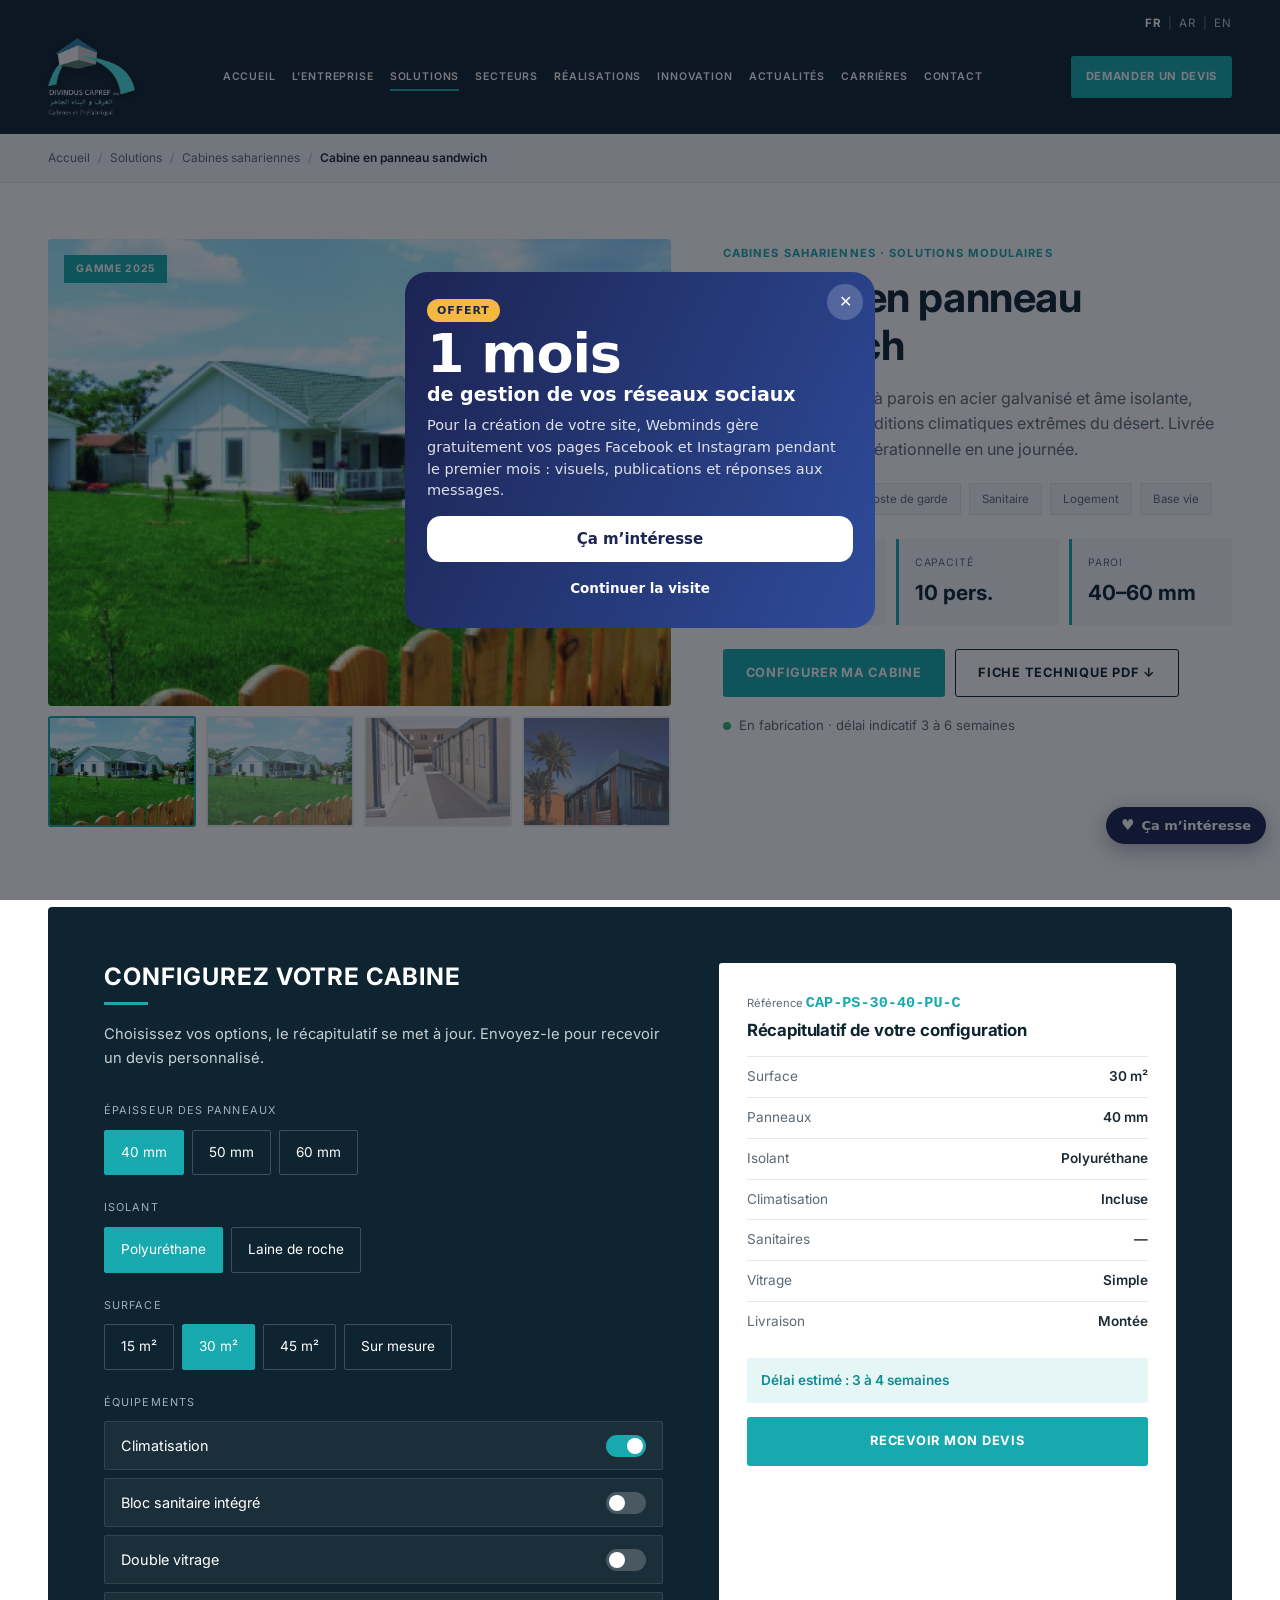
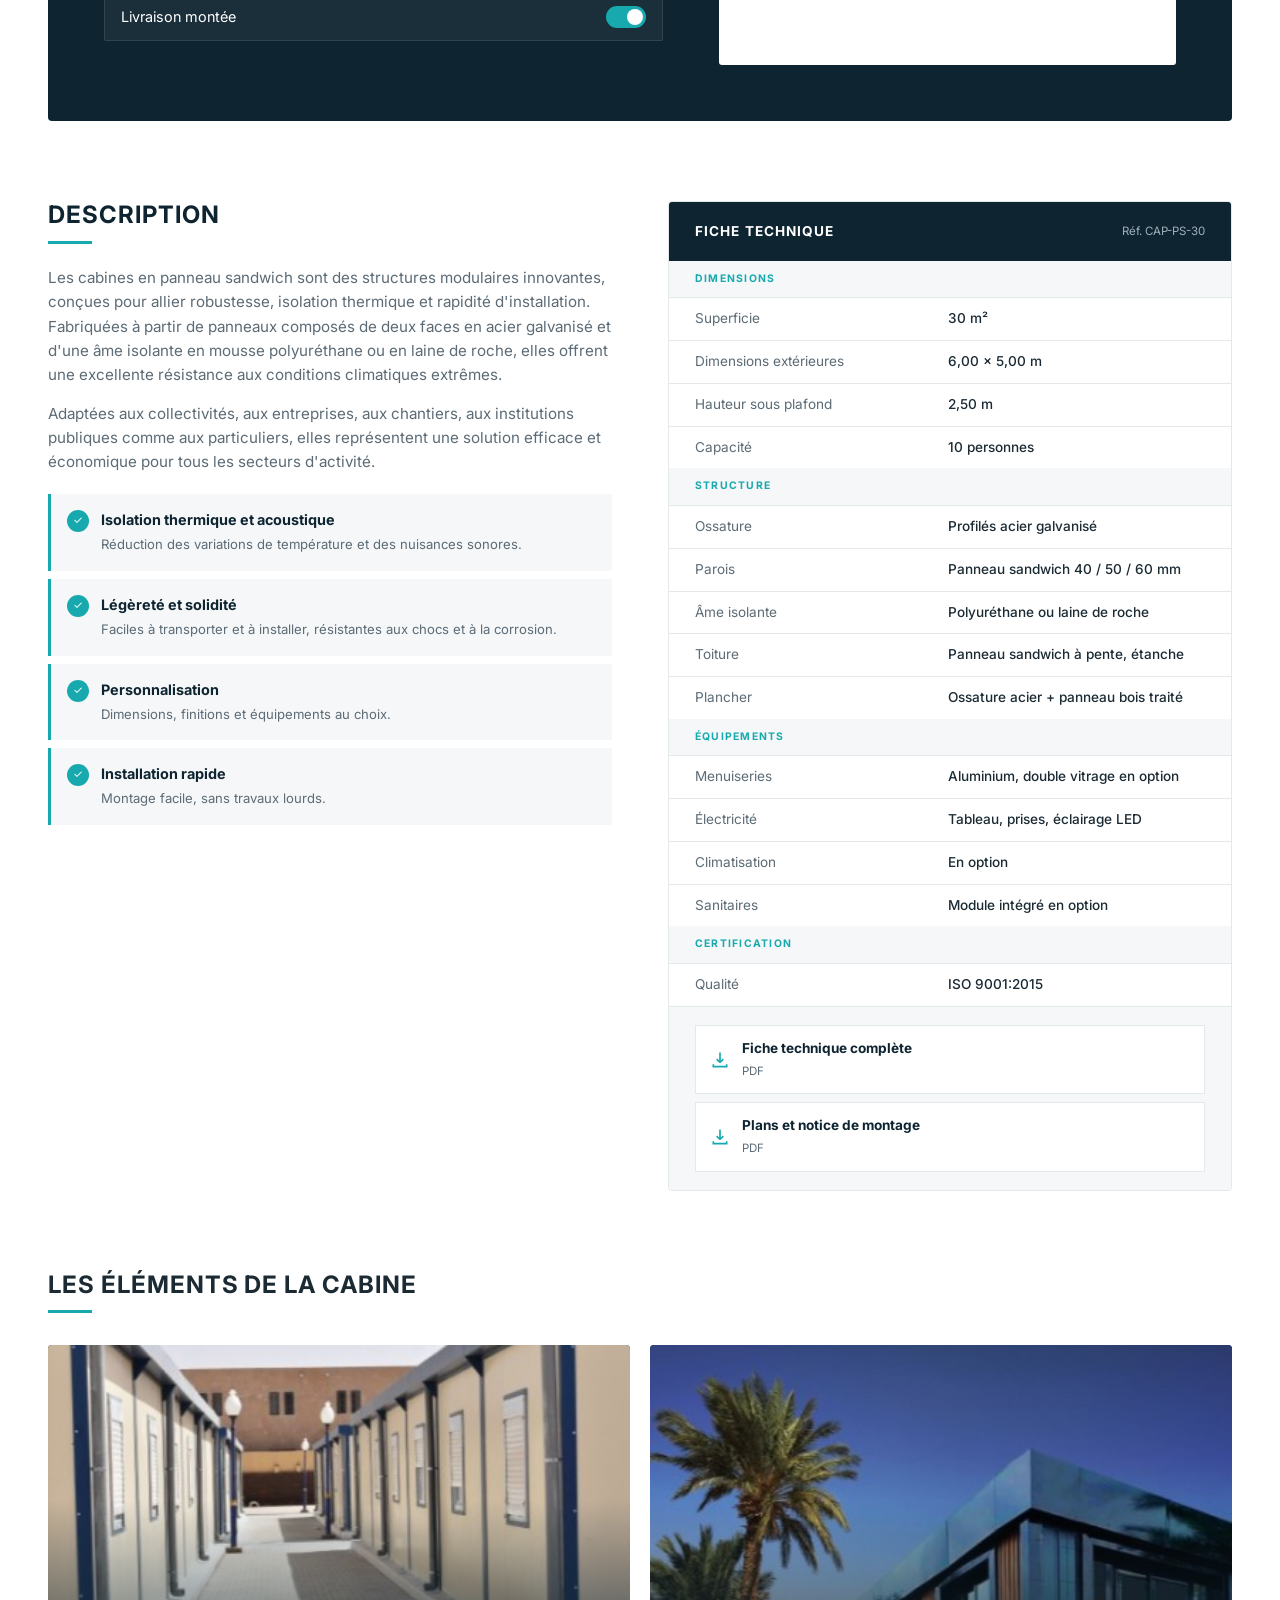
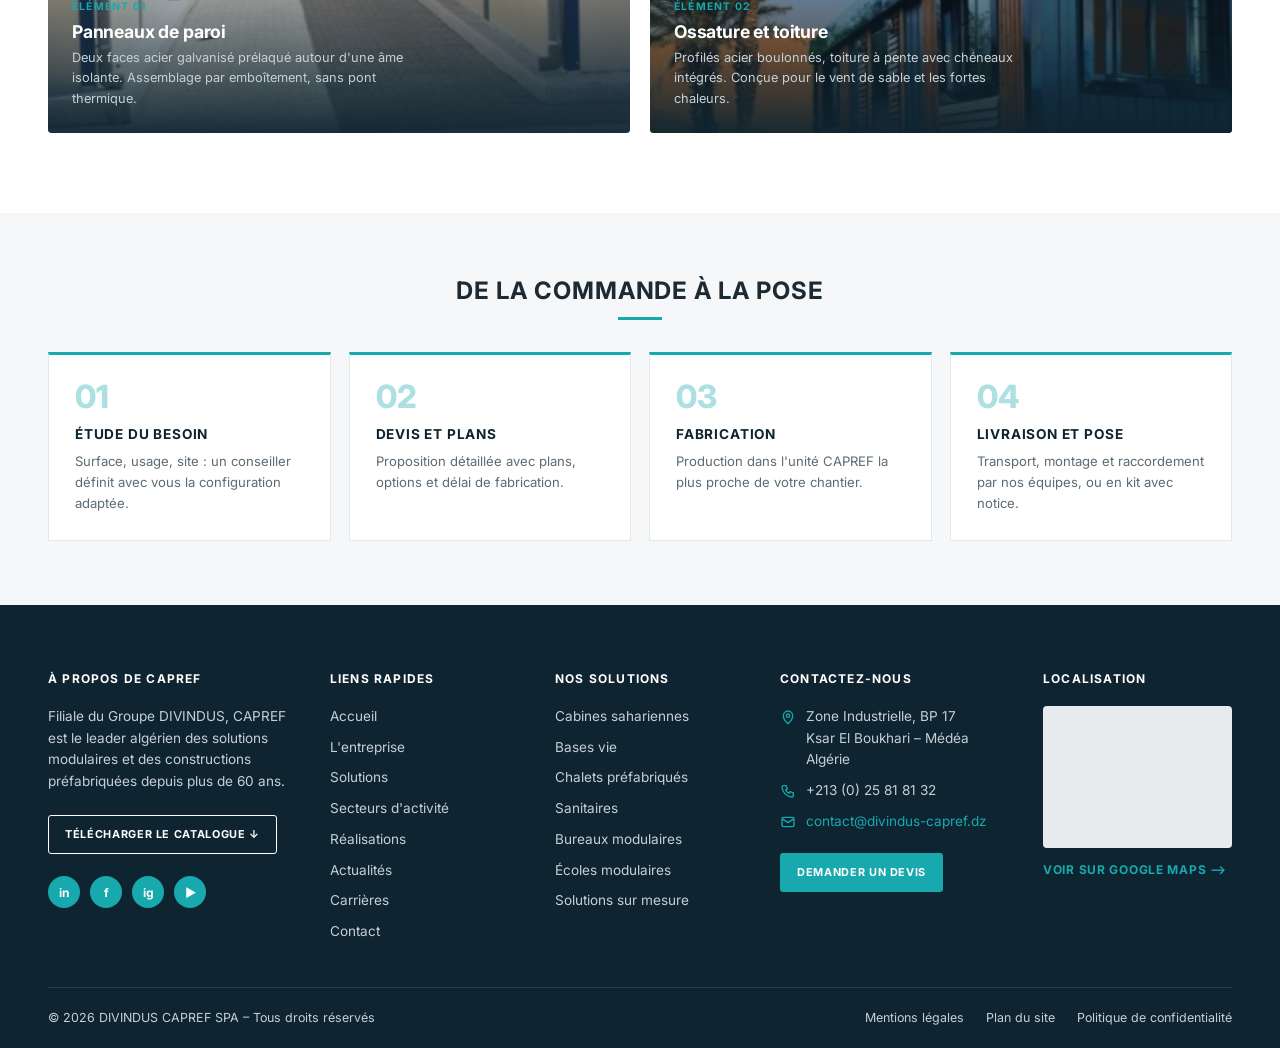
<file: v2/produit.html>
<!DOCTYPE html>
<html lang="fr">
<head>
<meta charset="UTF-8"><meta name="viewport" content="width=device-width, initial-scale=1">
<title>Cabine saharienne en panneau sandwich — DIVINDUS CAPREF</title>
<link href="https://fonts.googleapis.com/css2?family=Inter:wght@400;500;600;700;800&display=swap" rel="stylesheet">
<style>
:root{--navy:#0E2430;--navy2:#132F3E;--teal:#17A9AE;--teal2:#0F8C91;--ink:#1B2A33;--gray:#5C6B75;--bg:#F5F7F8;--line:#E3E8EB;--w:#fff}
*{box-sizing:border-box;margin:0;padding:0}html{scroll-behavior:smooth}
html,body{overflow-x:hidden}body{font-family:"Inter",system-ui,sans-serif;color:var(--ink);background:var(--w);line-height:1.6;-webkit-font-smoothing:antialiased}
img{display:block;max-width:100%}a{color:inherit;text-decoration:none}
h1,h2,h3{font-weight:700;letter-spacing:-.01em;line-height:1.15}
.wrap{max-width:1240px;margin:0 auto;padding:0 28px}
.btn{display:inline-flex;align-items:center;gap:10px;padding:13px 22px;font-size:.8rem;font-weight:700;letter-spacing:.06em;text-transform:uppercase;border:1.5px solid transparent;cursor:pointer;transition:.2s;font-family:inherit;border-radius:3px}
.btn-t{background:var(--teal);color:#fff}.btn-t:hover{background:var(--teal2)}
.btn-o{border-color:#fff;color:#fff}.btn-o:hover{background:#fff;color:var(--navy)}
.btn-on{border-color:var(--navy);color:var(--navy)}.btn-on:hover{background:var(--navy);color:#fff}
.btn-ot{border-color:var(--teal);color:var(--teal)}.btn-ot:hover{background:var(--teal);color:#fff}
:focus-visible{outline:2px solid var(--teal);outline-offset:3px}
.st{text-align:center;margin-bottom:32px}.st h2{font-size:1.5rem;text-transform:uppercase;letter-spacing:.04em}
.st h2::after{content:"";display:block;width:44px;height:3px;background:var(--teal);margin:12px auto 0}
.st.l{text-align:left}.st.l h2::after{margin-left:0}
.hd{display:flex;justify-content:space-between;align-items:end;margin-bottom:36px;flex-wrap:wrap;gap:12px}
.hd .st{margin:0}
.more{font-size:.75rem;font-weight:700;letter-spacing:.06em;text-transform:uppercase;color:var(--teal)}
.more::after,.arr::after{content:" ⟶"}
section{padding:60px 0}@media(max-width:800px){section{padding:44px 0}}
/* HEADER */
header{position:absolute;top:0;left:0;right:0;z-index:50;color:#fff}
header .top{display:flex;justify-content:flex-end;gap:6px;padding:14px 0 0;font-size:.72rem;letter-spacing:.1em}
header .top a{opacity:.75}header .top a.on{opacity:1;font-weight:700}header .top i{opacity:.4;font-style:normal}
header .bar .btn{white-space:nowrap}header .bar{display:flex;align-items:center;justify-content:space-between;gap:24px;padding:6px 0 18px}
header .logo{display:inline-block;flex:none}
header .logo img{height:78px;width:auto;max-width:none;object-fit:contain;filter:drop-shadow(0 2px 6px rgba(0,0,0,.35))}
header nav ul{display:flex;gap:26px;list-style:none;font-size:.72rem;font-weight:600;letter-spacing:.08em;text-transform:uppercase}
header nav a{padding:6px 0;border-bottom:2px solid transparent}
header nav a.on,header nav a:hover{border-bottom-color:var(--teal)}
header.solid{position:sticky;background:var(--navy);color:#fff}
.burger{display:none;background:none;border:0;color:#fff;font-size:1.6rem}
@media(max-width:1500px){header nav ul{gap:16px;font-size:.66rem}header .bar{gap:14px}header .bar .btn{padding:11px 14px;font-size:.7rem}}@media(max-width:1200px){header nav,header .bar .btn{display:none}.burger{display:block}}
/* FOOTER */
footer{background:var(--navy);color:#C5D0D6;font-size:.85rem}
footer .g{display:grid;grid-template-columns:1.3fr 1fr 1fr 1.2fr 1fr;gap:36px;padding:64px 0 44px}
footer h4{color:#fff;font-size:.75rem;letter-spacing:.1em;text-transform:uppercase;margin-bottom:18px}
footer ul{list-style:none;display:grid;gap:9px}footer ul a:hover{color:var(--teal)}
footer .soc{display:flex;gap:10px;margin-top:22px}
footer .soc span{width:32px;height:32px;border-radius:50%;background:var(--teal);color:#fff;display:grid;place-items:center;font-size:.75rem;font-weight:700}
footer .ct li{display:flex;gap:10px;align-items:flex-start}footer .ct svg{flex:none;color:var(--teal);margin-top:3px}
footer .map{border-radius:4px;overflow:hidden;border:1px solid rgba(255,255,255,.1);aspect-ratio:4/3;background:#e8ebee;position:relative}
footer .map iframe{width:100%;height:100%;border:0;filter:grayscale(.6)}
footer .bot{border-top:1px solid rgba(255,255,255,.1);padding:20px 0;display:flex;justify-content:space-between;flex-wrap:wrap;gap:12px;font-size:.78rem}
footer .bot div a{margin-left:22px}
@media(max-width:1000px){footer .g{grid-template-columns:1fr 1fr}}@media(max-width:560px){footer .g{grid-template-columns:1fr}}
.rv{opacity:0;transform:translateY(20px);transition:.8s cubic-bezier(.2,.7,.2,1)}.rv.in{opacity:1;transform:none}
@media(prefers-reduced-motion:reduce){.rv{opacity:1;transform:none;transition:none}}

header.solid{position:relative}
.crumb{background:var(--bg);border-bottom:1px solid var(--line);font-size:.75rem;color:var(--gray);padding:14px 0}
.crumb a:hover{color:var(--teal)}.crumb i{margin:0 8px;font-style:normal;opacity:.5}.crumb b{color:var(--ink);font-weight:600}
.pdp{padding:56px 0 0}
.top{display:grid;grid-template-columns:1.1fr .9fr;gap:52px;align-items:start}
.gal .main{aspect-ratio:4/3;border-radius:4px;overflow:hidden;background:#dfe5e9;position:relative}
.gal .main img{width:100%;height:100%;object-fit:cover;transition:opacity .35s}
.gal .badge{position:absolute;top:16px;left:16px;background:var(--teal);color:#fff;font-size:.65rem;font-weight:700;letter-spacing:.08em;text-transform:uppercase;padding:6px 12px}
.gal .th{display:grid;grid-template-columns:repeat(4,1fr);gap:10px;margin-top:10px}
.gal .th button{aspect-ratio:4/3;border-radius:3px;overflow:hidden;padding:0;border:2px solid transparent;background:#dfe5e9;cursor:pointer;opacity:.7;transition:.2s}
.gal .th button.on,.gal .th button:hover{opacity:1;border-color:var(--teal)}
.gal .th img{width:100%;height:100%;object-fit:cover}
.info .k{font-size:.7rem;font-weight:700;letter-spacing:.1em;text-transform:uppercase;color:var(--teal)}
.info h1{font-size:clamp(1.8rem,3.4vw,2.6rem);margin:10px 0 16px;color:var(--navy)}
.info .lead{color:var(--gray);font-size:1rem}
.tags{display:flex;gap:8px;flex-wrap:wrap;margin:20px 0 24px}
.tags span{font-size:.72rem;padding:6px 12px;border:1px solid var(--line);border-radius:2px;color:var(--gray);background:var(--bg)}
.ks{display:grid;grid-template-columns:repeat(3,1fr);gap:10px}
.ks div{padding:16px;background:var(--bg);border-left:3px solid var(--teal)}
.ks small{display:block;font-size:.65rem;text-transform:uppercase;letter-spacing:.08em;color:var(--gray);margin-bottom:4px}
.ks b{font-size:1.3rem;color:var(--navy)}
.cta{display:flex;gap:10px;flex-wrap:wrap;margin-top:24px}
.avail{margin-top:18px;font-size:.82rem;color:var(--gray);display:flex;gap:8px;align-items:center}.avail::before{content:"";width:8px;height:8px;border-radius:50%;background:#2BB673}
@media(max-width:900px){.top{grid-template-columns:1fr}}
/* CONFIG */
.conf{margin-top:80px;background:var(--navy);color:#fff;padding:56px;display:grid;grid-template-columns:1.1fr .9fr;gap:56px;border-radius:4px}
.conf h2{font-size:1.5rem;text-transform:uppercase;letter-spacing:.04em}
.conf h2::after{content:"";display:block;width:44px;height:3px;background:var(--teal);margin:12px 0 0}
.conf .sub{color:#C5D0D6;margin:18px 0 32px;font-size:.92rem}
.opt{margin-bottom:24px}.opt>label{display:block;font-size:.68rem;letter-spacing:.1em;text-transform:uppercase;color:#9FB0BA;margin-bottom:10px}
.seg{display:flex;gap:8px;flex-wrap:wrap}
.seg button{padding:11px 16px;border:1px solid rgba(255,255,255,.2);background:transparent;color:#fff;font:inherit;font-size:.85rem;cursor:pointer;transition:.2s;border-radius:2px}
.seg button.on{background:var(--teal);border-color:var(--teal)}
.tog{display:grid;gap:8px}
.tog label{display:flex;justify-content:space-between;align-items:center;padding:12px 16px;background:rgba(255,255,255,.05);border:1px solid rgba(255,255,255,.1);cursor:pointer;font-size:.9rem;border-radius:2px}
.tog input{appearance:none;width:40px;height:22px;border-radius:999px;background:rgba(255,255,255,.2);position:relative;cursor:pointer;transition:.2s}
.tog input::after{content:"";position:absolute;width:16px;height:16px;border-radius:50%;background:#fff;top:3px;left:3px;transition:.2s}
.tog input:checked{background:var(--teal)}.tog input:checked::after{left:21px}
.sum{background:#fff;color:var(--ink);padding:28px;border-radius:3px;position:sticky;top:20px}
.sum .ref{font-size:.7rem;color:var(--gray)}.sum .ref b{color:var(--teal);font-size:.95rem;font-family:monospace}
.sum h3{font-size:1.05rem;margin:6px 0 16px;color:var(--navy)}
.sum table{width:100%;border-collapse:collapse;font-size:.85rem}
.sum td{padding:9px 0;border-top:1px solid var(--line)}.sum td:first-child{color:var(--gray)}.sum td:last-child{text-align:right;font-weight:600}
.sum .del{margin-top:16px;padding:12px 14px;background:#E6F6F6;color:var(--teal2);font-size:.85rem;font-weight:600;border-radius:2px}
.sum .btn{width:100%;justify-content:center;margin-top:14px}
@media(max-width:900px){.conf{grid-template-columns:1fr;padding:28px}.sum{position:static}}
/* DETAIL */
.detail{display:grid;grid-template-columns:1fr 1fr;gap:56px;margin-top:80px;align-items:start}
.detail h2{font-size:1.5rem;text-transform:uppercase;letter-spacing:.04em;color:var(--navy)}
.detail h2::after{content:"";display:block;width:44px;height:3px;background:var(--teal);margin:12px 0 22px}
.detail p{color:var(--gray);margin-bottom:14px;font-size:.95rem}
.feat{list-style:none;display:grid;gap:8px;margin-top:20px}
.feat li{display:grid;grid-template-columns:auto 1fr;gap:12px;padding:14px 16px;background:var(--bg);border-left:3px solid var(--teal)}
.feat i{width:22px;height:22px;border-radius:50%;background:var(--teal);color:#fff;font-size:.7rem;display:grid;place-items:center;font-style:normal;margin-top:2px}
.feat b{display:block;font-size:.9rem;color:var(--navy)}.feat span{font-size:.82rem;color:var(--gray)}
.fiche{border:1px solid var(--line);border-radius:4px;overflow:hidden}
.fiche .h{background:var(--navy);color:#fff;padding:20px 26px;display:flex;justify-content:space-between;align-items:center}
.fiche .h h3{font-size:.85rem;text-transform:uppercase;letter-spacing:.08em}.fiche .h span{font-size:.72rem;color:#9FB0BA}
.fiche table{width:100%;border-collapse:collapse;font-size:.85rem}
.fiche th{text-align:left;background:var(--bg);padding:10px 26px;font-size:.65rem;letter-spacing:.12em;text-transform:uppercase;color:var(--teal)}
.fiche td{padding:10px 26px;border-top:1px solid var(--line)}.fiche td:first-child{color:var(--gray);width:45%}.fiche td:last-child{font-weight:500}
.fiche .dl{padding:18px 26px;display:grid;gap:8px;border-top:1px solid var(--line);background:var(--bg)}
.fiche .dl a{display:flex;align-items:center;gap:12px;padding:12px 14px;background:#fff;border:1px solid var(--line);font-size:.85rem;transition:.2s}
.fiche .dl a:hover{border-color:var(--teal)}.fiche .dl b{display:block;color:var(--navy)}.fiche .dl small{color:var(--gray);font-size:.72rem}.fiche .dl svg{color:var(--teal);flex:none}
@media(max-width:900px){.detail{grid-template-columns:1fr}}
/* ELEMENTS */
.els{margin-top:80px}.els .g{display:grid;grid-template-columns:1fr 1fr;gap:20px}
.el{position:relative;aspect-ratio:3/2;border-radius:4px;overflow:hidden;background:var(--navy);color:#fff}
.el img{position:absolute;inset:0;width:100%;height:100%;object-fit:cover;transition:transform .6s}.el:hover img{transform:scale(1.04)}
.el::after{content:"";position:absolute;inset:0;background:linear-gradient(180deg,transparent 40%,rgba(14,36,48,.95))}
.el .in{position:absolute;inset:auto 0 0;padding:24px;z-index:2}
.el .n{font-size:.65rem;letter-spacing:.12em;color:var(--teal);font-weight:700}.el h3{font-size:1.1rem;margin:4px 0 6px}.el p{font-size:.8rem;color:#C5D0D6;max-width:46ch}
@media(max-width:700px){.els .g{grid-template-columns:1fr}}
/* PROCESS */
.proc{margin-top:80px;padding:64px 0;background:var(--bg)}
.proc .g{display:grid;grid-template-columns:repeat(4,1fr);gap:18px;counter-reset:s}
.stp{background:#fff;border:1px solid var(--line);padding:26px;counter-increment:s;border-top:3px solid var(--teal)}
.stp::before{content:"0" counter(s);font-size:2rem;font-weight:800;color:var(--teal);opacity:.35;display:block;line-height:1;margin-bottom:14px}
.stp h3{font-size:.85rem;text-transform:uppercase;letter-spacing:.06em;margin-bottom:8px;color:var(--navy)}.stp p{font-size:.82rem;color:var(--gray)}
@media(max-width:900px){.proc .g{grid-template-columns:1fr 1fr}}@media(max-width:560px){.proc .g{grid-template-columns:1fr}}

/* MOBILE NAV */
.mnav{position:fixed;inset:0;background:var(--navy);z-index:200;display:none;flex-direction:column;padding:24px 28px}
.mnav.open{display:flex}
.mnav .x{align-self:flex-end;background:none;border:0;color:#fff;font-size:2rem;line-height:1}
.mnav ul{list-style:none;margin-top:16px;display:grid;gap:4px}
.mnav a{display:block;padding:14px 0;border-bottom:1px solid rgba(255,255,255,.1);color:#fff;font-weight:600;letter-spacing:.06em;text-transform:uppercase;font-size:.9rem}
.mnav .btn{margin-top:22px;justify-content:center}
.mnav .lg{margin-top:auto;color:#9FB0BA;font-size:.8rem;letter-spacing:.1em}
@media(max-width:1100px){header .logo img{height:58px}header .bar{padding:4px 0 14px}header .top{padding-top:10px}}
@media(max-width:600px){.wrap{padding:0 18px}.hero .wrap{padding-top:120px;padding-bottom:60px}.hero h1{font-size:1.7rem}.hero p{font-size:.95rem}.hero .act .btn{width:100%;justify-content:center}.hero .scroll{display:none}.stats .s{padding:16px 12px;gap:10px}.stats svg{width:28px;height:28px}.stats b{font-size:1.25rem}.stats small{font-size:.62rem}.ban .in{padding:40px 18px}.ban h2{font-size:1.5rem}.rl{aspect-ratio:16/11}.nw{grid-template-columns:110px 1fr;gap:12px}footer .g{padding:44px 0 32px;gap:28px}footer .bot{justify-content:center;text-align:center}footer .bot div a{margin:0 8px}.st h2{font-size:1.2rem}.trust .g{justify-content:center;gap:22px}}
</style>
</head>
<body>
<div class="mnav" id="mnav"><button class="x" aria-label="Fermer" onclick="mn(0)">×</button><ul><li><a onclick="mn(0)" href="/v2">Accueil</a></li><li><a onclick="mn(0)" href="/v2#engagement">L'entreprise</a></li><li><a onclick="mn(0)" href="/v2#solutions">Solutions</a></li><li><a onclick="mn(0)" href="#">Secteurs</a></li><li><a onclick="mn(0)" href="/v2#realisations">Réalisations</a></li><li><a onclick="mn(0)" href="#">Innovation</a></li><li><a onclick="mn(0)" href="/v2#actualites">Actualités</a></li><li><a onclick="mn(0)" href="#">Carrières</a></li><li><a onclick="mn(0)" href="/v2#contact">Contact</a></li></ul><a class="btn btn-t" href="#config" onclick="mn(0)">Demander un devis</a><div class="lg"><b style="color:#fff">FR</b> &nbsp;|&nbsp; AR &nbsp;|&nbsp; EN</div></div>

<header class="solid">
  <div class="wrap">
    <div class="top"><a class="on" href="#">FR</a><i>|</i><a href="#">AR</a><i>|</i><a href="#">EN</a></div>
    <div class="bar">
      <a class="logo" href="/v2"><img src="/assets/img/brand/logo-capref-white.png" alt="DIVINDUS CAPREF"></a>
      <nav><ul><li><a href="/v2">Accueil</a></li><li><a href="/v2#engagement">L'entreprise</a></li><li><a class="on" href="/v2#solutions">Solutions</a></li><li><a href="#">Secteurs</a></li><li><a href="/v2#realisations">Réalisations</a></li><li><a href="#">Innovation</a></li><li><a href="/v2#actualites">Actualités</a></li><li><a href="#">Carrières</a></li><li><a href="/v2#contact">Contact</a></li></ul></nav>
      <a class="btn btn-t" href="#config">Demander un devis</a>
      <button class="burger" aria-label="Menu" onclick="mn(1)">☰</button>
    </div>
  </div>
</header>

<div class="crumb"><div class="wrap"><a href="/v2">Accueil</a><i>/</i><a href="/v2#solutions">Solutions</a><i>/</i><a href="/v2#solutions">Cabines sahariennes</a><i>/</i><b>Cabine en panneau sandwich</b></div></div>

<main class="pdp"><div class="wrap">
  <div class="top">
    <div class="gal">
      <div class="main"><img id="mainimg" src="/assets/img/products/cabine-sandwich-1.jpg" alt="Cabine en panneau sandwich"><span class="badge">Gamme 2025</span></div>
      <div class="th">
        <button class="on" onclick="sw(this)"><img src="/assets/img/products/cabine-sandwich-1.jpg" alt=""></button>
        <button onclick="sw(this)"><img src="/assets/img/products/cabine-sandwich-2.jpg" alt=""></button>
        <button onclick="sw(this)"><img src="/assets/img/products/element-01.jpg" alt=""></button>
        <button onclick="sw(this)"><img src="/assets/img/products/element-02.jpg" alt=""></button>
      </div>
    </div>
    <div class="info">
      <span class="k">Cabines sahariennes · Solutions modulaires</span>
      <h1>Cabine en panneau sandwich</h1>
      <p class="lead">Structure modulaire à parois en acier galvanisé et âme isolante, conçue pour les conditions climatiques extrêmes du désert. Livrée montée ou en kit, opérationnelle en une journée.</p>
      <div class="tags"><span>Bureau modulaire</span><span>Poste de garde</span><span>Sanitaire</span><span>Logement</span><span>Base vie</span></div>
      <div class="ks"><div><small>Superficie</small><b>30 m²</b></div><div><small>Capacité</small><b>10 pers.</b></div><div><small>Paroi</small><b>40–60 mm</b></div></div>
      <div class="cta"><a class="btn btn-t" href="#config">Configurer ma cabine</a><a class="btn btn-on" href="https://www.divindus-capref.dz/storage/products/2/files/1740989935-ZmoSa8AcU6y2lsxtFjPJk0VBkgNU4AEdpBx92kX9.pdf" target="_blank" rel="noopener">Fiche technique PDF ↓</a></div>
      <div class="avail">En fabrication · délai indicatif 3 à 6 semaines</div>
    </div>
  </div>

  <div class="conf rv" id="config">
    <div>
      <h2>Configurez votre cabine</h2>
      <p class="sub">Choisissez vos options, le récapitulatif se met à jour. Envoyez-le pour recevoir un devis personnalisé.</p>
      <div class="opt"><label>Épaisseur des panneaux</label><div class="seg" data-k="ep"><button class="on" data-v="40 mm">40 mm</button><button data-v="50 mm">50 mm</button><button data-v="60 mm">60 mm</button></div></div>
      <div class="opt"><label>Isolant</label><div class="seg" data-k="iso"><button class="on" data-v="Polyuréthane">Polyuréthane</button><button data-v="Laine de roche">Laine de roche</button></div></div>
      <div class="opt"><label>Surface</label><div class="seg" data-k="surf"><button data-v="15 m²">15 m²</button><button class="on" data-v="30 m²">30 m²</button><button data-v="45 m²">45 m²</button><button data-v="Sur mesure">Sur mesure</button></div></div>
      <div class="opt"><label>Équipements</label><div class="tog">
        <label>Climatisation <input type="checkbox" data-k="clim" checked></label>
        <label>Bloc sanitaire intégré <input type="checkbox" data-k="san"></label>
        <label>Double vitrage <input type="checkbox" data-k="dv"></label>
        <label>Livraison montée <input type="checkbox" data-k="mont" checked></label>
      </div></div>
    </div>
    <aside class="sum">
      <div class="ref">Référence <b id="ref">CAP-PS-30-40-PU</b></div>
      <h3>Récapitulatif de votre configuration</h3>
      <table>
        <tr><td>Surface</td><td id="s-surf">30 m²</td></tr><tr><td>Panneaux</td><td id="s-ep">40 mm</td></tr><tr><td>Isolant</td><td id="s-iso">Polyuréthane</td></tr>
        <tr><td>Climatisation</td><td id="s-clim">Incluse</td></tr><tr><td>Sanitaires</td><td id="s-san">—</td></tr><tr><td>Vitrage</td><td id="s-dv">Simple</td></tr><tr><td>Livraison</td><td id="s-mont">Montée</td></tr>
      </table>
      <div class="del" id="del">Délai estimé : 3 à 4 semaines</div>
      <a class="btn btn-t" href="/v2#contact">Recevoir mon devis</a>
    </aside>
  </div>

  <div class="detail">
    <div class="rv">
      <h2>Description</h2>
      <p>Les cabines en panneau sandwich sont des structures modulaires innovantes, conçues pour allier robustesse, isolation thermique et rapidité d'installation. Fabriquées à partir de panneaux composés de deux faces en acier galvanisé et d'une âme isolante en mousse polyuréthane ou en laine de roche, elles offrent une excellente résistance aux conditions climatiques extrêmes.</p>
      <p>Adaptées aux collectivités, aux entreprises, aux chantiers, aux institutions publiques comme aux particuliers, elles représentent une solution efficace et économique pour tous les secteurs d'activité.</p>
      <ul class="feat">
        <li><i>✓</i><div><b>Isolation thermique et acoustique</b><span>Réduction des variations de température et des nuisances sonores.</span></div></li>
        <li><i>✓</i><div><b>Légèreté et solidité</b><span>Faciles à transporter et à installer, résistantes aux chocs et à la corrosion.</span></div></li>
        <li><i>✓</i><div><b>Personnalisation</b><span>Dimensions, finitions et équipements au choix.</span></div></li>
        <li><i>✓</i><div><b>Installation rapide</b><span>Montage facile, sans travaux lourds.</span></div></li>
      </ul>
    </div>
    <div class="fiche rv">
      <div class="h"><h3>Fiche technique</h3><span>Réf. CAP-PS-30</span></div>
      <table>
        <tr><th colspan="2">Dimensions</th></tr>
        <tr><td>Superficie</td><td>30 m²</td></tr><tr><td>Dimensions extérieures</td><td>6,00 × 5,00 m</td></tr><tr><td>Hauteur sous plafond</td><td>2,50 m</td></tr><tr><td>Capacité</td><td>10 personnes</td></tr>
        <tr><th colspan="2">Structure</th></tr>
        <tr><td>Ossature</td><td>Profilés acier galvanisé</td></tr><tr><td>Parois</td><td>Panneau sandwich 40 / 50 / 60 mm</td></tr><tr><td>Âme isolante</td><td>Polyuréthane ou laine de roche</td></tr><tr><td>Toiture</td><td>Panneau sandwich à pente, étanche</td></tr><tr><td>Plancher</td><td>Ossature acier + panneau bois traité</td></tr>
        <tr><th colspan="2">Équipements</th></tr>
        <tr><td>Menuiseries</td><td>Aluminium, double vitrage en option</td></tr><tr><td>Électricité</td><td>Tableau, prises, éclairage LED</td></tr><tr><td>Climatisation</td><td>En option</td></tr><tr><td>Sanitaires</td><td>Module intégré en option</td></tr>
        <tr><th colspan="2">Certification</th></tr>
        <tr><td>Qualité</td><td>ISO 9001:2015</td></tr>
      </table>
      <div class="dl">
        <a href="https://www.divindus-capref.dz/storage/products/2/files/1740989935-ZmoSa8AcU6y2lsxtFjPJk0VBkgNU4AEdpBx92kX9.pdf" target="_blank" rel="noopener"><svg width="20" height="20" viewBox="0 0 24 24" fill="none" stroke="currentColor" stroke-width="2"><path d="M12 3v12m0 0 4-4m-4 4-4-4M4 17v3h16v-3"/></svg><div><b>Fiche technique complète</b><small>PDF</small></div></a>
        <a href="https://www.divindus-capref.dz/storage/products/2/files/1740994122-TiadjHlLGQVhsQw9nVYyJB9hYETcafof4H1ppG2J.pdf" target="_blank" rel="noopener"><svg width="20" height="20" viewBox="0 0 24 24" fill="none" stroke="currentColor" stroke-width="2"><path d="M12 3v12m0 0 4-4m-4 4-4-4M4 17v3h16v-3"/></svg><div><b>Plans et notice de montage</b><small>PDF</small></div></a>
      </div>
    </div>
  </div>

  <div class="els">
    <div class="st l"><h2>Les éléments de la cabine</h2></div>
    <div class="g">
      <div class="el rv"><img src="/assets/img/products/element-01.jpg" alt=""><div class="in"><span class="n">ÉLÉMENT 01</span><h3>Panneaux de paroi</h3><p>Deux faces acier galvanisé prélaqué autour d'une âme isolante. Assemblage par emboîtement, sans pont thermique.</p></div></div>
      <div class="el rv"><img src="/assets/img/products/element-02.jpg" alt=""><div class="in"><span class="n">ÉLÉMENT 02</span><h3>Ossature et toiture</h3><p>Profilés acier boulonnés, toiture à pente avec chéneaux intégrés. Conçue pour le vent de sable et les fortes chaleurs.</p></div></div>
    </div>
  </div>
</div>

<div class="proc"><div class="wrap">
  <div class="st"><h2>De la commande à la pose</h2></div>
  <div class="g">
    <div class="stp rv"><h3>Étude du besoin</h3><p>Surface, usage, site : un conseiller définit avec vous la configuration adaptée.</p></div>
    <div class="stp rv"><h3>Devis et plans</h3><p>Proposition détaillée avec plans, options et délai de fabrication.</p></div>
    <div class="stp rv"><h3>Fabrication</h3><p>Production dans l'unité CAPREF la plus proche de votre chantier.</p></div>
    <div class="stp rv"><h3>Livraison et pose</h3><p>Transport, montage et raccordement par nos équipes, ou en kit avec notice.</p></div>
  </div>
</div></div>
</main>

<footer id="contact"><div class="wrap">
  <div class="g">
    <div><h4>À propos de CAPREF</h4><p>Filiale du Groupe DIVINDUS, CAPREF est le leader algérien des solutions modulaires et des constructions préfabriquées depuis plus de 60 ans.</p><a class="btn btn-o" style="margin-top:22px;font-size:.68rem;padding:10px 16px" href="#">Télécharger le catalogue ↓</a><div class="soc"><span>in</span><span>f</span><span>ig</span><span>▶</span></div></div>
    <div><h4>Liens rapides</h4><ul><li><a href="/v2">Accueil</a></li><li><a href="/v2#engagement">L'entreprise</a></li><li><a href="/v2#solutions">Solutions</a></li><li><a href="#">Secteurs d'activité</a></li><li><a href="/v2#realisations">Réalisations</a></li><li><a href="/v2#actualites">Actualités</a></li><li><a href="#">Carrières</a></li><li><a href="#contact">Contact</a></li></ul></div>
    <div><h4>Nos solutions</h4><ul><li><a href="#">Cabines sahariennes</a></li><li><a href="#">Bases vie</a></li><li><a href="#">Chalets préfabriqués</a></li><li><a href="#">Sanitaires</a></li><li><a href="#">Bureaux modulaires</a></li><li><a href="#">Écoles modulaires</a></li><li><a href="#">Solutions sur mesure</a></li></ul></div>
    <div><h4>Contactez-nous</h4><ul class="ct">
      <li><svg width="16" height="16" viewBox="0 0 24 24" fill="none" stroke="currentColor" stroke-width="2"><path d="M12 22s7-6 7-12a7 7 0 0 0-14 0c0 6 7 12 7 12z"/><circle cx="12" cy="10" r="2.5"/></svg><span>Zone Industrielle, BP 17<br>Ksar El Boukhari – Médéa<br>Algérie</span></li>
      <li><svg width="16" height="16" viewBox="0 0 24 24" fill="none" stroke="currentColor" stroke-width="2"><path d="M5 4h4l2 5-2.5 1.5a11 11 0 0 0 5 5L15 13l5 2v4a2 2 0 0 1-2 2A16 16 0 0 1 3 6a2 2 0 0 1 2-2"/></svg><span>+213 (0) 25 81 81 32</span></li>
      <li><svg width="16" height="16" viewBox="0 0 24 24" fill="none" stroke="currentColor" stroke-width="2"><rect x="3" y="5" width="18" height="14" rx="2"/><path d="m3 7 9 6 9-6"/></svg><a href="mailto:contact@divindus-capref.dz" style="color:var(--teal)">contact@divindus-capref.dz</a></li>
    </ul><a class="btn btn-t" style="margin-top:20px;font-size:.68rem;padding:10px 16px" href="#config">Demander un devis</a></div>
    <div><h4>Localisation</h4><div class="map"><iframe loading="lazy" src="https://www.google.com/maps?q=Ksar+El+Boukhari+Medea+Algeria&z=11&output=embed" title="Ksar El Boukhari"></iframe></div><a class="more" style="display:inline-block;margin-top:12px" href="https://www.google.com/maps/search/Ksar+El+Boukhari+Medea" target="_blank" rel="noopener">Voir sur Google Maps</a></div>
  </div>
  <div class="bot"><span>© 2026 DIVINDUS CAPREF SPA – Tous droits réservés</span><div><a href="#">Mentions légales</a><a href="#">Plan du site</a><a href="#">Politique de confidentialité</a></div></div>
</div></footer>

<script>function mn(o){document.getElementById('mnav').classList.toggle('open',o);document.body.style.overflow=o?'hidden':''}
const io=new IntersectionObserver(es=>es.forEach(e=>{if(e.isIntersecting){e.target.classList.add('in');io.unobserve(e.target)}}),{threshold:.1});document.querySelectorAll('.rv').forEach(e=>io.observe(e));
document.querySelectorAll('[data-count]').forEach(el=>{const t=+el.dataset.count,s=el.dataset.suffix||'';const o=new IntersectionObserver(([e])=>{if(!e.isIntersecting)return;o.disconnect();let st;const f=ts=>{st=st||ts;const p=Math.min((ts-st)/1400,1);el.textContent=Math.round(t*(1-Math.pow(1-p,3))).toLocaleString('fr-FR')+s;if(p<1)requestAnimationFrame(f)};requestAnimationFrame(f)});o.observe(el)});

function sw(b){document.querySelectorAll('.th button').forEach(x=>x.classList.remove('on'));b.classList.add('on');const m=document.getElementById('mainimg');m.style.opacity=0;setTimeout(()=>{m.src=b.querySelector('img').src;m.style.opacity=1},200)}
const C={ep:'40 mm',iso:'Polyuréthane',surf:'30 m²',clim:true,san:false,dv:false,mont:true};
function upd(){document.getElementById('s-surf').textContent=C.surf;document.getElementById('s-ep').textContent=C.ep;document.getElementById('s-iso').textContent=C.iso;document.getElementById('s-clim').textContent=C.clim?'Incluse':'—';document.getElementById('s-san').textContent=C.san?'Bloc intégré':'—';document.getElementById('s-dv').textContent=C.dv?'Double':'Simple';document.getElementById('s-mont').textContent=C.mont?'Montée':'En kit';const s=C.surf==='Sur mesure'?'SM':parseInt(C.surf),iso=C.iso==='Polyuréthane'?'PU':'LR';document.getElementById('ref').textContent=`CAP-PS-${s}-${parseInt(C.ep)}-${iso}${C.san?'-S':''}${C.clim?'-C':''}`;let w=3+(C.surf==='Sur mesure'?2:C.surf==='45 m²'?1:0)+(C.san?1:0);document.getElementById('del').textContent=`Délai estimé : ${w} à ${w+1} semaines`}
document.querySelectorAll('.seg').forEach(g=>g.querySelectorAll('button').forEach(b=>b.addEventListener('click',()=>{g.querySelectorAll('button').forEach(x=>x.classList.remove('on'));b.classList.add('on');C[g.dataset.k]=b.dataset.v;upd()})));
document.querySelectorAll('.tog input').forEach(i=>i.addEventListener('change',()=>{C[i.dataset.k]=i.checked;upd()}));upd();
</script><script data-wml>(function(){if(window.__wmL)return;window.__wmL=1;
var C={"p": "DIVINDUS CAPREF", "mail": null, "wa": "213797372452", "v": [["/", "Version corporate", "Claire et rassurante"], ["/moderne/", "Version moderne", "Immersive et animée"], ["/v2/", "Version 2", ""], ["/v3/", "Version 3", ""]]};
function ready(f){document.readyState==='loading'?document.addEventListener('DOMContentLoaded',f):f()}
ready(function(){
var css='.wmL-b{position:fixed;right:14px;bottom:calc(56px + env(safe-area-inset-bottom));z-index:2147483000;border:0;border-radius:999px;background:#1C2452;color:#fff;font:700 13px/1 system-ui,-apple-system,Segoe UI,Roboto,sans-serif;padding:11px 15px;box-shadow:0 6px 22px rgba(20,30,60,.35);cursor:pointer;display:flex;align-items:center;gap:7px}'
+'@media(max-width:520px){.wmL-b{bottom:calc(112px + env(safe-area-inset-bottom));font-size:12.5px;padding:10px 13px}}'
+'.wmL-m{position:fixed;inset:0;z-index:2147483001;background:rgba(10,14,25,.55);display:none;align-items:flex-end;justify-content:center;font-family:system-ui,-apple-system,Segoe UI,Roboto,sans-serif}.wmL-m.on{display:flex}@media(min-width:700px){.wmL-m{align-items:center;padding:20px}}'
+'.wmL-x{box-sizing:border-box;position:relative;background:#fff;color:#1C2452;width:100%;max-width:470px;max-height:92vh;overflow:auto;border-radius:22px 22px 0 0;padding:24px 22px calc(22px + env(safe-area-inset-bottom));text-align:left}@media(min-width:700px){.wmL-x{border-radius:22px}}'
+'.wmL-x *{box-sizing:border-box}.wmL-c{position:absolute;top:12px;right:12px;width:36px;height:36px;border:0;border-radius:50%;background:#F0F2F1;font-size:16px;cursor:pointer;color:#1C2452}'
+'.wmL-x h3{font:800 26px/1.1 system-ui,-apple-system,sans-serif;margin:4px 40px 10px 0;color:inherit}.wmL-x p{margin:0 0 14px;line-height:1.5;font-size:14.5px;opacity:.85}'
+'.wmL-o{background:linear-gradient(115deg,#1C2452,#2E4B9A);color:#fff}.wmL-o .wmL-c{background:rgba(255,255,255,.2);color:#fff}.wmL-big{font:900 54px/.95 system-ui,-apple-system,sans-serif;letter-spacing:-.02em;margin:6px 0 2px}.wmL-big small{display:block;font-size:19px;font-weight:700;letter-spacing:0;margin-top:6px}'
+'.wmL-tag{display:inline-block;background:#F5B841;color:#1C2452;font:800 11px system-ui,sans-serif;letter-spacing:.08em;border-radius:999px;padding:5px 10px}'
+'.wmL-btn{display:flex;align-items:center;justify-content:center;width:100%;border:0;border-radius:14px;padding:14px;font:800 15px system-ui,-apple-system,sans-serif;cursor:pointer;margin-top:8px}.wmL-w{background:#fff;color:#1C2452}.wmL-g{background:#1FAF55;color:#fff}.wmL-n{background:#1C2452;color:#fff}.wmL-l{background:transparent;color:inherit;font-weight:600;font-size:13.5px;padding:10px}'
+'.wmL-s{font:700 11.5px system-ui,sans-serif;text-transform:uppercase;letter-spacing:.06em;opacity:.6;margin:12px 0 8px}.wmL-ch{display:grid;gap:8px}.wmL-ch label{display:flex;align-items:center;gap:10px;border:1.5px solid #E2E6E3;border-radius:12px;padding:11px 12px;cursor:pointer;font-size:14px;font-weight:600}.wmL-ch label small{display:block;font-weight:500;opacity:.65;font-size:12px}.wmL-ch input{width:18px;height:18px;flex:none;accent-color:#1FAF55}'
+'.wmL-f{display:grid;gap:8px;margin:12px 0 6px}.wmL-f input{border:1.5px solid #E2E6E3;border-radius:12px;padding:12px;font:500 16px system-ui,sans-serif;color:#1C2452;background:#fff;-webkit-user-select:text!important;user-select:text!important;width:100%}'
+'.wmL-ok{text-align:center}.wmL-ok i{display:grid;place-items:center;width:64px;height:64px;margin:6px auto 12px;border-radius:50%;background:#E8F7EE;color:#1FAF55;font-style:normal;font-size:30px}';
var st=document.createElement('style');st.textContent=css;document.head.appendChild(st);
function ss(k,v){try{if(v===undefined)return sessionStorage.getItem(k);sessionStorage.setItem(k,v)}catch(e){}}
var p=location.pathname,cur=0;C.v.forEach(function(v,i){if(v[0]!=='/'&&p.indexOf(v[0])===0)cur=i});
var off=document.createElement('div');off.className='wmL-m';off.innerHTML='<div class="wmL-x wmL-o" role="dialog" aria-modal="true"><button class="wmL-c" type="button" aria-label="Fermer">✕</button><span class="wmL-tag">OFFERT</span><div class="wmL-big">1 mois<small>de gestion de vos réseaux sociaux</small></div><p style="margin-top:12px">Pour la création de votre site, Webminds gère gratuitement vos pages Facebook et Instagram pendant le premier mois : visuels, publications et réponses aux messages.</p><button class="wmL-btn wmL-w" type="button" data-i>Ça m’intéresse</button><button class="wmL-btn wmL-l" type="button" data-c>Continuer la visite</button></div>';
var ch='';C.v.forEach(function(v,i){ch+='<label><input type="radio" name="wmLv" value="'+v[1]+'"'+(i===cur?' checked':'')+'><span>'+v[1]+(v[2]?'<small>'+v[2]+'</small>':'')+'</span></label>'});
var it=document.createElement('div');it.className='wmL-m';it.innerHTML='<div class="wmL-x" role="dialog" aria-modal="true"><button class="wmL-c" type="button" aria-label="Fermer">✕</button><div data-s1><h3>Cette maquette vous plaît ?</h3><p>Choisissez la version qui vous intéresse : Webminds vous recontacte pour vous la présenter.</p>'+(C.v.length>1?'<div class="wmL-s">La version préférée</div><div class="wmL-ch">'+ch+'</div>':'')+'<div class="wmL-s">En plus</div><div class="wmL-ch"><label><input type="checkbox" value="Gestion des réseaux sociaux (1 mois offert)"><span>Réseaux sociaux<small>1 mois de gestion offert avec le site</small></span></label></div><div class="wmL-f"><input name="n" placeholder="Votre nom" autocomplete="name"><input name="t" type="tel" inputmode="tel" placeholder="Votre téléphone (facultatif)" autocomplete="tel"></div><button class="wmL-btn wmL-g" type="button" data-w>Envoyer sur WhatsApp</button>'+(C.mail?'<button class="wmL-btn wmL-l" type="button" data-e>Envoyer par e-mail</button>':'')+'</div><div class="wmL-ok" data-s2 hidden><i>✓</i><h3 style="margin:0 0 8px">Merci !</h3><p>Votre choix a bien été transmis à Webminds. Nous vous recontactons très vite.</p><button class="wmL-btn wmL-n" type="button" data-c>Continuer la visite</button></div></div>';
document.body.appendChild(off);document.body.appendChild(it);
var b=document.createElement('button');b.type='button';b.className='wmL-b';b.innerHTML='<b style="font-size:15px">♥</b>Ça m’intéresse';document.body.appendChild(b);
function op(m){off.classList.remove('on');it.classList.remove('on');m.classList.add('on')}
[off,it].forEach(function(m){m.addEventListener('click',function(e){if(e.target===m||e.target.closest('.wmL-c')||e.target.closest('[data-c]'))m.classList.remove('on')})});
b.onclick=function(){op(it)};off.querySelector('[data-i]').onclick=function(){op(it)};
function msg(){var v=(it.querySelector('input[name=wmLv]:checked')||{}).value||C.v[cur][1],x=[].map.call(it.querySelectorAll('input[type=checkbox]:checked'),function(c){return c.value}),n=it.querySelector('[name=n]').value.trim(),t=it.querySelector('[name=t]').value.trim();
 return{v:v,x:x,n:n,t:t,txt:'Bonjour Webminds, la maquette '+C.p+' m’intéresse.\nVersion préférée : '+v+(x.length?'\nEn plus : '+x.join(', '):'')+(n?'\nNom : '+n:'')+(t?'\nTéléphone : '+t:'')+'\nLien : '+location.origin+C.v[cur][0]}}
function mail(m){if(!C.mail)return;try{fetch('https://formsubmit.co/ajax/'+C.mail,{method:'POST',keepalive:true,headers:{'Content-Type':'application/json','Accept':'application/json'},body:JSON.stringify({_subject:'Maquette '+C.p+' : intéressé ('+m.v+')',Prospect:C.p,Version:m.v,Options:m.x.join(', ')||'-',Nom:m.n||'-',Telephone:m.t||'-',Lien:location.origin+C.v[cur][0],_template:'table',_captcha:'false'})}).catch(function(){})}catch(e){}}
function done(){it.querySelector('[data-s1]').hidden=true;it.querySelector('[data-s2]').hidden=false;ss('wmL-sent','1')}
it.querySelector('[data-w]').onclick=function(){var m=msg();mail(m);done();location.href='https://wa.me/'+C.wa+'?text='+encodeURIComponent(m.txt)};
var e=it.querySelector('[data-e]');if(e)e.onclick=function(){mail(msg());done()};
var sh=ss('wmL-off');addEventListener('scroll',function(){var r=(scrollY+innerHeight)/document.documentElement.scrollHeight;
 if(!sh&&scrollY>500&&r>.3){sh=1;ss('wmL-off','1');op(off)}
 if(!ss('wmL-it')&&!ss('wmL-sent')&&sh&&r>.92&&!off.classList.contains('on')){ss('wmL-it','1');op(it)}},{passive:true});
});})();
</script></body>
</html>
</file>
<file: assets/css/modern.css>
/* ==========================================================================
   DIVINDUS CAPREF — Proposition B « Design Moderne »
   Style : dark immersif · aurora · glassmorphism · bento grid
   Typo  : Sora (titres) + Inter (texte)
   ========================================================================== */

/* ---------- 1. Tokens ---------- */
:root{
  --bg:#05090D;
  --bg-2:#0A131A;
  --bg-3:#0E1B24;
  --glass:rgba(255,255,255,.045);
  --glass-2:rgba(255,255,255,.075);
  --stroke:rgba(255,255,255,.1);
  --stroke-2:rgba(255,255,255,.18);

  --cy:#4BE4DF;          /* turquoise du logo CAPREF */
  --cy-2:#1FC7C1;
  --blue:#3E7BA6;
  --blue-2:#2A5D86;
  --sand:#E9B27A;        /* rappel saharien */

  --txt:#EDF5F7;
  --txt-2:rgba(237,245,247,.72);
  --txt-3:rgba(237,245,247,.5);

  --font-head:'Sora',system-ui,-apple-system,'Segoe UI',sans-serif;
  --font-body:'Inter',system-ui,-apple-system,'Segoe UI',sans-serif;

  --r-sm:8px; --r-md:14px; --r-lg:22px; --r-xl:32px; --r-2xl:44px;
  --container:1320px;
  --ease:cubic-bezier(.16,1,.3,1);
  --ease-2:cubic-bezier(.6,.05,.2,.95);

  --z-cursor:9999; --z-loader:9000; --z-nav:500; --z-modal:800;
}

/* ---------- 2. Reset ---------- */
*,*::before,*::after{box-sizing:border-box}
html{-webkit-text-size-adjust:100%;scroll-behavior:smooth;scroll-padding-top:110px}
@media (prefers-reduced-motion:reduce){html{scroll-behavior:auto}}
body{
  margin:0;background:var(--bg);color:var(--txt-2);
  font-family:var(--font-body);font-size:17px;line-height:1.7;
  -webkit-font-smoothing:antialiased;overflow-x:hidden;
}
img,svg,video{display:block;max-width:100%}
img{height:auto}
a{color:inherit;text-decoration:none}
button,input,textarea,select{font:inherit;color:inherit}
ul{margin:0;padding:0;list-style:none}
h1,h2,h3,h4{font-family:var(--font-head);color:var(--txt);margin:0 0 .6em;line-height:1.05;font-weight:700;letter-spacing:-.035em}
h1{font-size:clamp(2.3rem,1rem + 5vw,5.1rem);font-weight:800}
h2{font-size:clamp(2rem,1.1rem + 3.6vw,4rem)}
h3{font-size:clamp(1.25rem,1rem + 1vw,1.7rem)}
p{margin:0 0 1em;max-width:68ch}
:focus-visible{outline:2px solid var(--cy);outline-offset:4px;border-radius:6px}
::selection{background:var(--cy);color:#04262A}

/* Barre de défilement */
body::-webkit-scrollbar{width:10px}
body::-webkit-scrollbar-track{background:var(--bg)}
body::-webkit-scrollbar-thumb{background:rgba(75,228,223,.28);border-radius:10px}
body::-webkit-scrollbar-thumb:hover{background:rgba(75,228,223,.5)}

/* ---------- 3. Grain + aurores ---------- */
.grain{
  position:fixed;inset:-200%;z-index:1;pointer-events:none;opacity:.035;
  background-image:url("data:image/svg+xml,%3Csvg xmlns='http://www.w3.org/2000/svg' width='200' height='200'%3E%3Cfilter id='n'%3E%3CfeTurbulence type='fractalNoise' baseFrequency='.85' numOctaves='3'/%3E%3C/filter%3E%3Crect width='200' height='200' filter='url(%23n)'/%3E%3C/svg%3E");
  animation:grain 8s steps(6) infinite;
}
@keyframes grain{
  0%,100%{transform:translate(0,0)}20%{transform:translate(-3%,2%)}40%{transform:translate(2%,-3%)}
  60%{transform:translate(-2%,-2%)}80%{transform:translate(3%,3%)}
}
.aurora{position:absolute;inset:0;overflow:hidden;pointer-events:none;z-index:0}
.aurora span{position:absolute;border-radius:50%;filter:blur(90px);opacity:.42;will-change:transform}
.aurora .a1{width:46vw;height:46vw;background:radial-gradient(circle,#0FB9B4,transparent 68%);top:-14%;right:-8%;animation:float1 22s ease-in-out infinite}
.aurora .a2{width:40vw;height:40vw;background:radial-gradient(circle,#2A5D86,transparent 68%);bottom:-18%;left:-10%;animation:float2 26s ease-in-out infinite}
.aurora .a3{width:28vw;height:28vw;background:radial-gradient(circle,#E9B27A,transparent 70%);top:42%;left:52%;opacity:.16;animation:float3 30s ease-in-out infinite}
@keyframes float1{50%{transform:translate(-8%,12%) scale(1.14)}}
@keyframes float2{50%{transform:translate(10%,-10%) scale(1.1)}}
@keyframes float3{50%{transform:translate(-14%,-8%) scale(1.2)}}

/* ---------- 4. Préchargeur ---------- */
.loader{
  position:fixed;inset:0;z-index:var(--z-loader);background:var(--bg);
  display:grid;place-items:center;transition:opacity .7s var(--ease),visibility .7s;
}
.loader.is-done{opacity:0;visibility:hidden}
.loader__word{display:flex;gap:clamp(6px,1.6vw,18px);font-family:var(--font-head);font-weight:800;
  font-size:clamp(2rem,8vw,5rem);letter-spacing:.06em;color:var(--txt)}
.loader__word span{opacity:0;transform:translateY(40px);animation:letterUp .6s var(--ease) forwards}
.loader__word span:nth-child(1){animation-delay:.05s}
.loader__word span:nth-child(2){animation-delay:.12s}
.loader__word span:nth-child(3){animation-delay:.19s}
.loader__word span:nth-child(4){animation-delay:.26s}
.loader__word span:nth-child(5){animation-delay:.33s}
.loader__word span:nth-child(6){animation-delay:.4s}
.loader__bar{position:absolute;bottom:0;left:0;height:2px;width:0;background:linear-gradient(90deg,var(--cy),var(--blue));animation:loadbar 1.5s var(--ease) forwards}
@keyframes letterUp{to{opacity:1;transform:none}}
@keyframes loadbar{to{width:100%}}

/* ---------- 5. Curseur personnalisé ---------- */
.cursor,.cursor-dot{position:fixed;top:0;left:0;pointer-events:none;z-index:var(--z-cursor);border-radius:50%;mix-blend-mode:difference}
.cursor{width:38px;height:38px;border:1px solid rgba(255,255,255,.65);transition:width .3s var(--ease),height .3s var(--ease),background .3s,opacity .3s}
.cursor-dot{width:5px;height:5px;background:#fff}
.cursor.is-big{width:74px;height:74px;background:rgba(255,255,255,.14);border-color:transparent}
@media(hover:none),(pointer:coarse){.cursor,.cursor-dot{display:none}}

/* ---------- 6. Progression de lecture ---------- */
.progress{position:fixed;top:0;left:0;height:3px;width:0;z-index:var(--z-nav);background:linear-gradient(90deg,var(--cy),var(--blue),var(--sand))}

/* ---------- 7. Utilitaires ---------- */
.container{width:100%;max-width:var(--container);margin-inline:auto;padding-inline:clamp(16px,4.2vw,44px);position:relative;z-index:2}
.section{padding-block:clamp(72px,10vw,160px);position:relative}
.tag{
  display:inline-flex;align-items:center;gap:10px;padding:8px 16px;border-radius:999px;
  border:1px solid var(--stroke);background:var(--glass);backdrop-filter:blur(14px);
  font-family:var(--font-head);font-size:.74rem;font-weight:600;letter-spacing:.18em;
  text-transform:uppercase;color:var(--cy);margin-bottom:clamp(18px,2.2vw,28px);
}
.tag::before{content:"";width:6px;height:6px;border-radius:50%;background:var(--cy);box-shadow:0 0 12px var(--cy);animation:pulse 2.4s ease-in-out infinite}
@keyframes pulse{50%{opacity:.35;transform:scale(.8)}}
.grad{background:linear-gradient(100deg,var(--cy) 0%,#9BF5F1 45%,#63C8E8 100%);-webkit-background-clip:text;background-clip:text;color:transparent}
.lead{font-size:clamp(1.05rem,.95rem + .5vw,1.28rem);color:var(--txt-2)}
.sec-head{max-width:860px;margin-bottom:clamp(40px,5vw,72px)}
.sec-head--center{margin-inline:auto;text-align:center}
.sec-head--row{max-width:none;display:flex;flex-wrap:wrap;gap:28px;align-items:flex-end;justify-content:space-between}
.sec-head--row > div{max-width:760px}
.muted{color:var(--txt-3)}

/* ---------- 8. Boutons ---------- */
.btn{
  position:relative;display:inline-flex;align-items:center;justify-content:center;gap:12px;
  min-height:58px;padding:0 30px;border:1px solid transparent;border-radius:999px;cursor:pointer;
  font-family:var(--font-head);font-size:.94rem;font-weight:600;letter-spacing:-.01em;
  background:linear-gradient(120deg,var(--cy),#37D3E6);color:#04262A;overflow:hidden;
  transition:transform .35s var(--ease),box-shadow .35s var(--ease),color .3s,border-color .3s;
  box-shadow:0 8px 28px rgba(75,228,223,.22);touch-action:manipulation;
}
.btn:hover{transform:translateY(-3px);box-shadow:0 16px 44px rgba(75,228,223,.34)}
.btn:active{transform:translateY(-1px)}
.btn svg{width:18px;height:18px;flex:none;transition:transform .3s var(--ease)}
.btn:hover svg{transform:translateX(4px)}
.btn--glass{background:var(--glass);border-color:var(--stroke-2);color:var(--txt);backdrop-filter:blur(16px);box-shadow:none}
.btn--glass:hover{background:var(--glass-2);border-color:var(--cy);color:var(--cy);box-shadow:0 12px 36px rgba(0,0,0,.4)}
.btn--sm{min-height:48px;padding:0 22px;font-size:.86rem}
.btn--block{width:100%}
.alink{
  display:inline-flex;align-items:center;gap:10px;font-family:var(--font-head);font-weight:600;
  font-size:.92rem;color:var(--cy);min-height:44px;position:relative;
}
.alink::after{content:"";position:absolute;left:0;bottom:8px;height:1px;width:0;background:var(--cy);transition:width .35s var(--ease)}
.alink:hover::after{width:calc(100% - 26px)}
.alink svg{width:15px;height:15px;transition:transform .3s var(--ease)}
.alink:hover svg{transform:translateX(5px)}

/* ---------- 9. Navigation ---------- */
.nav{
  position:fixed;top:0;left:0;right:0;z-index:var(--z-nav);
  transition:background .4s var(--ease),backdrop-filter .4s,border-color .4s,padding .4s var(--ease);
  border-bottom:1px solid transparent;padding-block:16px;
}
.nav.is-stuck{background:rgba(5,9,13,.72);backdrop-filter:blur(20px) saturate(140%);border-bottom-color:var(--stroke);padding-block:10px}
.nav__inner{display:flex;align-items:center;gap:28px}
.nav__brand{display:flex;align-items:center;gap:12px;flex:none}
.nav__brand img{height:46px;width:auto;filter:drop-shadow(0 4px 14px rgba(0,0,0,.5))}
.nav__brand b{font-family:var(--font-head);font-size:.82rem;font-weight:700;color:var(--txt);letter-spacing:.06em;display:none}
@media(min-width:1240px){.nav__brand b{display:block;line-height:1.3}.nav__brand b span{display:block;font-weight:400;font-size:.7rem;color:var(--txt-3);letter-spacing:.12em}}
.nav__menu{margin-left:auto;display:flex;align-items:center;gap:4px;padding:5px;border-radius:999px;background:var(--glass);border:1px solid var(--stroke);backdrop-filter:blur(16px)}
.nav__menu a{
  padding:10px 18px;border-radius:999px;min-height:44px;display:inline-flex;align-items:center;
  font-family:var(--font-head);font-size:.88rem;font-weight:500;color:var(--txt-2);
  transition:color .25s,background .25s;
}
.nav__menu a:hover{color:var(--txt);background:var(--glass-2)}
.nav__menu a[aria-current]{color:#04262A;background:var(--cy)}
.nav__cta{flex:none}
.nav__burger{
  display:none;width:50px;height:50px;margin-left:auto;border-radius:50%;
  border:1px solid var(--stroke-2);background:var(--glass);backdrop-filter:blur(14px);
  cursor:pointer;place-items:center;
}
.nav__burger span{display:block;width:18px;height:1.5px;background:var(--txt);position:relative;transition:background .25s}
.nav__burger span::before,.nav__burger span::after{content:"";position:absolute;left:0;width:18px;height:1.5px;background:var(--txt);transition:transform .3s var(--ease),top .3s var(--ease)}
.nav__burger span::before{top:-6px}.nav__burger span::after{top:6px}
.nav__burger[aria-expanded="true"] span{background:transparent}
.nav__burger[aria-expanded="true"] span::before{top:0;transform:rotate(45deg)}
.nav__burger[aria-expanded="true"] span::after{top:0;transform:rotate(-45deg)}
@media(max-width:1080px){.nav__menu,.nav__cta{display:none}.nav__burger{display:grid}}

/* Overlay de navigation plein écran */
.navover{
  position:fixed;inset:0;z-index:600;background:rgba(5,9,13,.96);backdrop-filter:blur(26px);
  display:grid;place-items:center;padding:clamp(24px,6vw,64px);
  clip-path:circle(0% at calc(100% - 46px) 46px);
  transition:clip-path .7s var(--ease);
}
.navover.is-open{clip-path:circle(150% at calc(100% - 46px) 46px)}
.navover ul{display:grid;gap:clamp(8px,2vw,18px);text-align:center;width:100%;max-width:520px}
.navover a{
  display:block;font-family:var(--font-head);font-weight:700;letter-spacing:-.03em;
  font-size:clamp(1.8rem,7vw,3rem);color:var(--txt);padding:6px 0;min-height:56px;
  opacity:0;transform:translateY(24px);transition:color .3s,opacity .5s var(--ease),transform .5s var(--ease);
}
.navover.is-open a{opacity:1;transform:none}
.navover.is-open li:nth-child(1) a{transition-delay:.12s}
.navover.is-open li:nth-child(2) a{transition-delay:.18s}
.navover.is-open li:nth-child(3) a{transition-delay:.24s}
.navover.is-open li:nth-child(4) a{transition-delay:.3s}
.navover.is-open li:nth-child(5) a{transition-delay:.36s}
.navover.is-open li:nth-child(6) a{transition-delay:.42s}
.navover a:hover{color:var(--cy)}
.navover__foot{margin-top:clamp(28px,5vw,52px);display:grid;gap:14px;justify-items:center}
.navover__close{position:absolute;top:26px;right:clamp(16px,4.2vw,44px);width:50px;height:50px;border-radius:50%;border:1px solid var(--stroke-2);background:var(--glass);cursor:pointer;display:grid;place-items:center;color:var(--txt)}
.navover__close svg{width:20px;height:20px}

/* ---------- 10. Hero ---------- */
.hero{position:relative;min-height:100svh;display:flex;align-items:center;padding-top:clamp(120px,14vw,180px);padding-bottom:clamp(60px,8vw,110px);overflow:hidden}
.hero__grid{display:grid;gap:clamp(36px,5vw,64px);align-items:center}
@media(min-width:1040px){.hero__grid{grid-template-columns:1.06fr .94fr}}
.hero h1{margin-bottom:.35em}
.hero h1 .line{display:block;overflow:hidden;padding-bottom:.12em;margin-bottom:-.12em}
.hero h1 .line > span{display:block;transform:translateY(105%);animation:lineUp 1s var(--ease) forwards}
.hero h1 .line:nth-child(1) > span{animation-delay:.1s}
.hero h1 .line:nth-child(2) > span{animation-delay:.22s}
.hero h1 .line:nth-child(3) > span{animation-delay:.34s}
@keyframes lineUp{to{transform:none}}
.hero__sub{font-size:clamp(1rem,.9rem + .5vw,1.22rem);max-width:56ch;color:var(--txt-2);margin-bottom:clamp(28px,3.4vw,42px)}
.hero__cta{display:flex;flex-wrap:wrap;gap:14px;margin-bottom:clamp(32px,4vw,52px)}
.hero__stats{display:grid;grid-template-columns:repeat(auto-fit,minmax(118px,1fr));gap:clamp(12px,2vw,24px);padding-top:clamp(24px,3vw,34px);border-top:1px solid var(--stroke)}
.hero__stats b{display:block;white-space:nowrap;font-family:var(--font-head);font-size:clamp(1.5rem,1rem + 1.6vw,2.2rem);font-weight:700;color:var(--txt);line-height:1;font-variant-numeric:tabular-nums}
.hero__stats b i{font-style:normal;color:var(--cy)}
.hero__stats b > span{display:inline;font-size:inherit;color:inherit;letter-spacing:inherit;text-transform:none;margin:0}
.hero__stats > li > span{font-size:.8rem;color:var(--txt-3);letter-spacing:.06em;text-transform:uppercase;display:block;margin-top:8px}
.hero__visual{position:relative}
.hero__visual img{width:100%;filter:drop-shadow(0 50px 70px rgba(0,0,0,.65));will-change:transform;
  -webkit-mask-image:linear-gradient(to bottom,#000 84%,transparent 100%);
          mask-image:linear-gradient(to bottom,#000 84%,transparent 100%)}
.hero__ring{
  position:absolute;inset:6% -4%;border:1px solid var(--stroke);border-radius:50%;
  pointer-events:none;animation:spin 46s linear infinite;
}
.hero__ring::before{content:"";position:absolute;top:-5px;left:50%;width:10px;height:10px;border-radius:50%;background:var(--cy);box-shadow:0 0 22px var(--cy)}
@keyframes spin{to{transform:rotate(360deg)}}
.hero__chip{
  position:absolute;display:flex;align-items:center;gap:12px;padding:12px 18px;border-radius:999px;
  background:rgba(10,19,26,.76);border:1px solid var(--stroke-2);backdrop-filter:blur(18px);
  font-family:var(--font-head);font-size:.84rem;font-weight:600;color:var(--txt);white-space:nowrap;
  box-shadow:0 18px 44px rgba(0,0,0,.5);
}
.hero__chip svg{width:17px;height:17px;color:var(--cy)}
.hero__chip--1{top:8%;left:-4%;animation:bob 6s ease-in-out infinite}
.hero__chip--2{bottom:16%;right:-2%;animation:bob 7.5s ease-in-out infinite .6s}
@keyframes bob{50%{transform:translateY(-14px)}}
@media(max-width:1039px){.hero__chip{position:static;display:inline-flex;margin:8px 8px 0 0;animation:none}.hero__ring{display:none}}
.scrollcue{position:absolute;left:50%;bottom:26px;transform:translateX(-50%);display:grid;justify-items:center;gap:8px;font-size:.7rem;letter-spacing:.24em;text-transform:uppercase;color:var(--txt-3);z-index:3}
.scrollcue i{width:1px;height:42px;background:linear-gradient(to bottom,var(--cy),transparent);animation:cue 2s ease-in-out infinite}
@keyframes cue{0%,100%{opacity:.25;transform:scaleY(.5);transform-origin:top}50%{opacity:1;transform:scaleY(1)}}
@media(max-width:700px){.scrollcue{display:none}}

/* ---------- 11. Marquee ---------- */
.marq{padding-block:clamp(26px,3.4vw,44px);border-block:1px solid var(--stroke);overflow:hidden;background:rgba(255,255,255,.015)}
.marq__row{display:flex;gap:clamp(28px,4vw,64px);width:max-content;align-items:center;animation:marq 34s linear infinite}
.marq__row--rev{animation-direction:reverse;animation-duration:44s;margin-top:14px;opacity:.42}
.marq:hover .marq__row{animation-play-state:paused}
.marq span{
  font-family:var(--font-head);font-size:clamp(1.3rem,1rem + 1.6vw,2.4rem);font-weight:700;
  letter-spacing:-.03em;color:transparent;-webkit-text-stroke:1px rgba(237,245,247,.32);white-space:nowrap;
}
.marq span.fill{color:var(--cy);-webkit-text-stroke:0}
.marq i{width:8px;height:8px;border-radius:50%;background:var(--cy);flex:none;opacity:.6}
@keyframes marq{to{transform:translateX(-50%)}}
@media (prefers-reduced-motion:reduce){.marq__row{animation:none;flex-wrap:wrap;width:auto;justify-content:center}}

/* ---------- 12. Bento ---------- */
.bento{display:grid;gap:clamp(12px,1.6vw,20px);grid-template-columns:repeat(2,1fr)}
@media(min-width:900px){.bento{grid-template-columns:repeat(4,1fr);grid-auto-rows:minmax(190px,auto)}}
.cell{
  position:relative;overflow:hidden;border-radius:var(--r-lg);border:1px solid var(--stroke);
  background:var(--glass);backdrop-filter:blur(18px);padding:clamp(20px,2.4vw,32px);
  display:flex;flex-direction:column;justify-content:flex-end;
  transition:border-color .4s var(--ease),transform .4s var(--ease),background .4s;
}
.cell:hover{border-color:var(--stroke-2);transform:translateY(-4px);background:var(--glass-2)}
.cell::before{
  content:"";position:absolute;inset:0;opacity:0;transition:opacity .5s;
  background:radial-gradient(420px circle at var(--mx,50%) var(--my,50%),rgba(75,228,223,.16),transparent 62%);
}
.cell:hover::before{opacity:1}
.cell > *{position:relative;z-index:2}
.cell b{font-family:var(--font-head);font-size:clamp(2.2rem,1.4rem + 2.6vw,3.6rem);font-weight:800;color:var(--txt);line-height:1;letter-spacing:-.04em;font-variant-numeric:tabular-nums}
.cell b i{font-style:normal;color:var(--cy);font-size:.55em;vertical-align:super}
.cell .cell__lbl{font-size:.82rem;letter-spacing:.12em;text-transform:uppercase;color:var(--txt-3);margin-top:10px}
.cell p{font-size:.95rem;margin:0}
.cell h3{font-size:1.25rem;margin-bottom:10px}
@media(min-width:900px){
  .cell--w2{grid-column:span 2}
  .cell--h2{grid-row:span 2}
}
.cell--img{padding:0;min-height:230px}
.cell--img img{position:absolute;inset:0;width:100%;height:100%;object-fit:cover;transition:transform .8s var(--ease)}
.cell--img:hover img{transform:scale(1.07)}
.cell--img .cell__cap{position:relative;z-index:2;padding:clamp(20px,2.4vw,32px);margin-top:auto;width:100%;
  background:linear-gradient(to top,rgba(5,9,13,.94),rgba(5,9,13,.4) 55%,transparent)}
.cell--img .cell__cap b{font-size:1.2rem;font-weight:700;display:block;letter-spacing:-.02em}
.cell--img .cell__cap span{font-size:.88rem;color:var(--txt-3)}
.cell--logo{display:grid;place-items:center;background:linear-gradient(140deg,rgba(75,228,223,.12),rgba(62,123,166,.1))}
.cell--logo img{width:min(180px,72%);filter:drop-shadow(0 10px 30px rgba(0,0,0,.5))}
.cell__ico{width:48px;height:48px;border-radius:14px;background:rgba(75,228,223,.12);display:grid;place-items:center;margin-bottom:auto}
.cell__ico svg{width:23px;height:23px;color:var(--cy)}

/* ---------- 13. Produits (showcase) ---------- */
.show{display:grid;gap:clamp(48px,7vw,120px)}
.show__item{display:grid;gap:clamp(28px,4vw,64px);align-items:center}
@media(min-width:960px){
  .show__item{grid-template-columns:1.04fr .96fr}
  .show__item:nth-child(even) .show__media{order:2}
}
.show__media{position:relative;border-radius:var(--r-xl);overflow:hidden;border:1px solid var(--stroke);will-change:transform;transform-style:preserve-3d}
.show__media img{width:100%;aspect-ratio:4/3;object-fit:cover;transition:transform .9s var(--ease)}
.show__media:hover img{transform:scale(1.06)}
.show__media::after{content:"";position:absolute;inset:0;background:linear-gradient(to top,rgba(5,9,13,.5),transparent 55%);pointer-events:none}
.show__num{
  position:absolute;top:22px;left:22px;z-index:3;font-family:var(--font-head);font-weight:800;
  font-size:clamp(2.4rem,4vw,4rem);line-height:1;letter-spacing:-.05em;
  color:transparent;-webkit-text-stroke:1.5px rgba(255,255,255,.55);
}
.show__badge{position:absolute;top:26px;right:22px;z-index:3;padding:7px 15px;border-radius:999px;background:rgba(5,9,13,.7);border:1px solid var(--stroke-2);backdrop-filter:blur(12px);font-family:var(--font-head);font-size:.72rem;font-weight:600;letter-spacing:.14em;text-transform:uppercase;color:var(--cy)}
.show__specs{display:flex;flex-wrap:wrap;gap:12px;margin-block:clamp(20px,2.6vw,30px)}
.show__specs div{
  padding:12px 18px;border-radius:var(--r-md);border:1px solid var(--stroke);background:var(--glass);
  min-width:110px;
}
.show__specs b{display:block;font-family:var(--font-head);font-size:1.3rem;color:var(--txt);line-height:1.1;font-variant-numeric:tabular-nums}
.show__specs span{font-size:.74rem;letter-spacing:.1em;text-transform:uppercase;color:var(--txt-3)}
.show__feats{display:grid;gap:11px;margin-bottom:clamp(22px,3vw,32px)}
.show__feats li{display:flex;gap:12px;align-items:flex-start;font-size:.97rem}
.show__feats svg{width:19px;height:19px;color:var(--cy);flex:none;margin-top:5px}
.show__actions{display:flex;flex-wrap:wrap;gap:12px}

/* ---------- 14. Secteurs (liste interactive) ---------- */
.sectors{display:grid;gap:clamp(24px,4vw,56px)}
@media(min-width:1000px){.sectors{grid-template-columns:1fr .78fr;align-items:center}}
.sect__list{display:grid}
.sect__row{
  position:relative;display:flex;align-items:center;gap:20px;width:100%;text-align:left;
  padding:clamp(18px,2.4vw,28px) 4px;background:none;border:0;border-bottom:1px solid var(--stroke);
  cursor:pointer;color:var(--txt-3);transition:color .35s var(--ease),padding-left .35s var(--ease);
  min-height:76px;
}
.sect__row:first-child{border-top:1px solid var(--stroke)}
.sect__row b{font-family:var(--font-head);font-size:clamp(1.15rem,.9rem + 1.1vw,1.85rem);font-weight:700;letter-spacing:-.03em;color:inherit;transition:color .35s}
.sect__row em{font-style:normal;font-family:var(--font-head);font-size:.76rem;letter-spacing:.16em;color:var(--txt-3);flex:none;width:34px}
.sect__row svg{width:22px;height:22px;margin-left:auto;opacity:0;transform:translateX(-10px);transition:opacity .35s,transform .35s var(--ease);color:var(--cy)}
.sect__row:hover,.sect__row[aria-selected="true"]{color:var(--txt);padding-left:16px}
.sect__row[aria-selected="true"] b{color:var(--cy)}
.sect__row:hover svg,.sect__row[aria-selected="true"] svg{opacity:1;transform:none}
.sect__preview{position:relative;border-radius:var(--r-xl);overflow:hidden;border:1px solid var(--stroke);aspect-ratio:4/5;background:var(--bg-2)}
.sect__preview img{position:absolute;inset:0;width:100%;height:100%;object-fit:cover;opacity:0;transform:scale(1.08);transition:opacity .6s var(--ease),transform .9s var(--ease)}
.sect__preview img.is-on{opacity:1;transform:none}
.sect__preview::after{content:"";position:absolute;inset:0;background:linear-gradient(to top,rgba(5,9,13,.8),transparent 52%)}
.sect__cap{position:absolute;left:0;right:0;bottom:0;z-index:2;padding:clamp(20px,2.6vw,32px)}
.sect__cap b{display:block;font-family:var(--font-head);font-size:1.2rem;color:var(--txt);margin-bottom:6px}
.sect__cap span{font-size:.92rem;color:var(--txt-2)}
@media(max-width:999px){.sect__preview{aspect-ratio:16/10;order:-1}}

/* ---------- 15. Frise ---------- */
.rail{display:flex;gap:clamp(16px,2.4vw,28px);overflow-x:auto;padding-bottom:22px;scroll-snap-type:x mandatory;scrollbar-width:thin}
.rail::-webkit-scrollbar{height:6px}
.rail::-webkit-scrollbar-track{background:rgba(255,255,255,.05);border-radius:6px}
.rail::-webkit-scrollbar-thumb{background:rgba(75,228,223,.4);border-radius:6px}
.rail__card{
  flex:0 0 clamp(230px,26vw,290px);scroll-snap-align:start;padding:clamp(22px,2.6vw,32px);
  border-radius:var(--r-lg);border:1px solid var(--stroke);background:var(--glass);backdrop-filter:blur(16px);
  transition:border-color .35s,transform .35s var(--ease),background .35s;
}
.rail__card:hover{border-color:var(--cy);transform:translateY(-6px);background:var(--glass-2)}
.rail__card b{display:block;font-family:var(--font-head);font-size:clamp(1.9rem,1.3rem + 1.4vw,2.5rem);font-weight:800;line-height:1;letter-spacing:-.04em;color:var(--cy);margin-bottom:14px;font-variant-numeric:tabular-nums}
.rail__card p{font-size:.94rem;margin:0;color:var(--txt-2)}
.rail__hint{font-size:.84rem;color:var(--txt-3);margin-top:14px;display:flex;align-items:center;gap:8px}
.rail__hint svg{width:16px;height:16px}

/* ---------- 16. Citation ---------- */
.quote{position:relative;text-align:center;max-width:1000px;margin-inline:auto}
.quote__mark{font-family:var(--font-head);font-size:clamp(6rem,16vw,12rem);line-height:.6;color:rgba(75,228,223,.14);font-weight:800;display:block;margin-bottom:-.15em}
.quote p{font-family:var(--font-head);font-size:clamp(1.25rem,.95rem + 1.5vw,2.2rem);line-height:1.34;letter-spacing:-.03em;color:var(--txt);margin-inline:auto;max-width:22ch;max-width:none;font-weight:500}
.quote__who{display:flex;align-items:center;justify-content:center;gap:16px;margin-top:clamp(28px,3.6vw,46px)}
.quote__who i{width:58px;height:58px;border-radius:50%;background:linear-gradient(140deg,var(--blue),var(--cy));display:grid;place-items:center;flex:none}
.quote__who i svg{width:28px;height:28px;color:rgba(5,9,13,.55)}
.quote__who b{display:block;font-family:var(--font-head);color:var(--txt);font-size:1.05rem;text-align:left}
.quote__who span{display:block;font-size:.88rem;color:var(--txt-3);text-align:left}
.pillars{display:grid;gap:14px;grid-template-columns:repeat(auto-fit,minmax(200px,1fr));margin-top:clamp(36px,4vw,56px)}
.pillar{padding:22px;border-radius:var(--r-lg);border:1px solid var(--stroke);background:var(--glass);text-align:left}
.pillar b{display:block;font-family:var(--font-head);color:var(--cy);font-size:1.05rem;margin-bottom:4px}
.pillar span{font-size:.9rem;color:var(--txt-3)}

/* ---------- 17. Carte ---------- */
.mapwrap{display:grid;gap:clamp(20px,3vw,36px)}
@media(min-width:1000px){.mapwrap{grid-template-columns:340px 1fr}}
.mapwrap__list{display:grid;gap:8px;align-content:start;max-height:560px;overflow-y:auto;padding-right:6px}
.uchip{
  display:flex;align-items:center;gap:14px;width:100%;text-align:left;min-height:64px;
  padding:14px 18px;border-radius:var(--r-md);border:1px solid var(--stroke);background:var(--glass);
  cursor:pointer;color:var(--txt-2);transition:all .3s var(--ease);
}
.uchip:hover{border-color:var(--stroke-2);background:var(--glass-2)}
.uchip[aria-pressed="true"]{border-color:var(--cy);background:rgba(75,228,223,.09);color:var(--txt)}
.uchip i{width:34px;height:34px;flex:none;border-radius:10px;background:rgba(255,255,255,.07);display:grid;place-items:center;font-family:var(--font-head);font-size:.76rem;font-weight:700;font-style:normal;color:var(--txt-2)}
.uchip[aria-pressed="true"] i{background:var(--cy);color:#04262A}
.uchip b{display:block;font-family:var(--font-head);font-size:.94rem;font-weight:600;color:var(--txt)}
.uchip span{font-size:.8rem;color:var(--txt-3)}
#mapM{height:560px;border-radius:var(--r-xl);border:1px solid var(--stroke);overflow:hidden;background:var(--bg-2);filter:saturate(.75)}
@media(max-width:999px){#mapM{height:400px}.mapwrap__list{max-height:none}}
.leaflet-popup-content-wrapper{background:#0E1B24;color:#EDF5F7;border-radius:12px;border:1px solid rgba(255,255,255,.14)}
.leaflet-popup-tip{background:#0E1B24}
.leaflet-container a.leaflet-popup-close-button{color:#EDF5F7}
.leaflet-control-attribution{background:rgba(5,9,13,.7)!important;color:#7f8f97!important}
.leaflet-control-attribution a{color:#9fb0b8!important}

/* ---------- 18. Actualités ---------- */
.posts{display:grid;gap:clamp(16px,2vw,24px);grid-template-columns:repeat(auto-fit,minmax(270px,1fr))}
.pnews{
  display:flex;flex-direction:column;border-radius:var(--r-lg);overflow:hidden;
  border:1px solid var(--stroke);background:var(--glass);backdrop-filter:blur(14px);
  transition:transform .4s var(--ease),border-color .4s;
}
.pnews:hover{transform:translateY(-6px);border-color:var(--stroke-2)}
.pnews__img{position:relative;aspect-ratio:16/11;overflow:hidden}
.pnews__img img{width:100%;height:100%;object-fit:cover;transition:transform .8s var(--ease);opacity:.9}
.pnews:hover .pnews__img img{transform:scale(1.07);opacity:1}
.pnews__date{position:absolute;top:14px;left:14px;padding:5px 12px;border-radius:999px;background:rgba(5,9,13,.74);border:1px solid var(--stroke-2);backdrop-filter:blur(10px);font-family:var(--font-head);font-size:.74rem;font-weight:600;color:var(--cy);font-variant-numeric:tabular-nums}
.pnews__body{padding:clamp(18px,2.2vw,26px);display:flex;flex-direction:column;flex:1}
.pnews__body h3{font-size:1.04rem;line-height:1.35;margin-bottom:10px}
.pnews__body p{font-size:.9rem;color:var(--txt-3);margin-bottom:18px}
.pnews__body .alink{margin-top:auto}
.pnews--rtl h3,.pnews--rtl p{direction:rtl;text-align:right}

/* ---------- 19. Galerie ---------- */
.mgal{columns:3;column-gap:clamp(12px,1.6vw,20px)}
@media(max-width:900px){.mgal{columns:2}}
@media(max-width:560px){.mgal{columns:1}}
.mgal button{
  display:block;width:100%;padding:0;border:1px solid var(--stroke);background:none;cursor:pointer;
  border-radius:var(--r-md);overflow:hidden;margin-bottom:clamp(12px,1.6vw,20px);break-inside:avoid;position:relative;
}
.mgal img{width:100%;transition:transform .7s var(--ease),opacity .4s;opacity:.86}
.mgal button:hover img{transform:scale(1.05);opacity:1}
.mgal button::after{
  content:"";position:absolute;inset:0;opacity:0;transition:opacity .35s;
  background:rgba(5,9,13,.45) url("data:image/svg+xml,%3Csvg xmlns='http://www.w3.org/2000/svg' fill='none' stroke='%234BE4DF' stroke-width='1.6' stroke-linecap='round' viewBox='0 0 24 24'%3E%3Ccircle cx='11' cy='11' r='7'/%3E%3Cpath d='M16 16l4 4M11 8v6M8 11h6'/%3E%3C/svg%3E") center/36px no-repeat;
}
.mgal button:hover::after,.mgal button:focus-visible::after{opacity:1}
.mlight{position:fixed;inset:0;z-index:var(--z-modal);background:rgba(5,9,13,.95);backdrop-filter:blur(14px);display:grid;place-items:center;padding:clamp(16px,4vw,48px);opacity:0;visibility:hidden;transition:opacity .35s,visibility .35s}
.mlight.is-on{opacity:1;visibility:visible}
.mlight img{max-width:min(1150px,92vw);max-height:85vh;border-radius:var(--r-lg);border:1px solid var(--stroke-2)}
.mlight__close{position:absolute;top:24px;right:24px;width:52px;height:52px;border-radius:50%;border:1px solid var(--stroke-2);background:var(--glass);color:var(--txt);cursor:pointer;display:grid;place-items:center}
.mlight__close svg{width:22px;height:22px}

/* ---------- 20. CTA ---------- */
.bigcta{position:relative;overflow:hidden;text-align:center;padding-block:clamp(80px,11vw,170px)}
.bigcta h2{font-size:clamp(2.2rem,1rem + 5.6vw,5.4rem);max-width:16ch;margin-inline:auto}
.bigcta p{max-width:58ch;margin-inline:auto;margin-bottom:clamp(30px,3.6vw,46px)}
.bigcta__row{display:flex;flex-wrap:wrap;gap:14px;justify-content:center}
.bigcta__info{display:flex;flex-wrap:wrap;gap:clamp(20px,3vw,48px);justify-content:center;margin-top:clamp(36px,4.4vw,60px);padding-top:clamp(28px,3.4vw,42px);border-top:1px solid var(--stroke)}
.bigcta__info div{text-align:left}
.bigcta__info b{display:block;font-family:var(--font-head);font-size:.74rem;letter-spacing:.16em;text-transform:uppercase;color:var(--txt-3);margin-bottom:6px}
.bigcta__info a,.bigcta__info span{color:var(--txt);font-size:1rem}
.bigcta__info a:hover{color:var(--cy)}

/* ---------- 21. Footer ---------- */
.foot{border-top:1px solid var(--stroke);padding-top:clamp(52px,6vw,88px);position:relative;z-index:2;background:rgba(5,9,13,.6)}
.foot__grid{display:grid;gap:clamp(28px,3.4vw,48px);grid-template-columns:repeat(auto-fit,minmax(200px,1fr));padding-bottom:clamp(40px,5vw,64px)}
.foot__brand img{height:62px;margin-bottom:22px}
.foot p{font-size:.92rem;color:var(--txt-3)}
.foot h6{font-family:var(--font-head);font-size:.74rem;font-weight:600;letter-spacing:.18em;text-transform:uppercase;color:var(--txt);margin:0 0 20px}
.foot li{margin-bottom:11px}
.foot li a{font-size:.93rem;color:var(--txt-3);transition:color .25s,padding-left .25s;display:inline-block;min-height:26px}
.foot li a:hover{color:var(--cy);padding-left:5px}
.foot__soc{display:flex;gap:10px;margin-top:22px}
.foot__soc a{width:42px;height:42px;border-radius:50%;border:1px solid var(--stroke);background:var(--glass);display:grid;place-items:center;transition:all .3s var(--ease)}
.foot__soc a:hover{border-color:var(--cy);color:var(--cy);transform:translateY(-3px)}
.foot__soc svg{width:16px;height:16px}
.foot__bar{border-top:1px solid var(--stroke);padding-block:26px;display:flex;flex-wrap:wrap;gap:16px;align-items:center;justify-content:space-between;font-size:.85rem;color:var(--txt-3)}
.foot__bar a{color:var(--cy)}

/* ---------- 22. Bandeau maquette ---------- */
.demo{position:fixed;right:18px;bottom:18px;z-index:520;display:flex;align-items:center;gap:14px;
  padding:10px 10px 10px 20px;border-radius:999px;background:rgba(10,19,26,.82);border:1px solid var(--stroke-2);
  backdrop-filter:blur(18px);box-shadow:0 18px 44px rgba(0,0,0,.55);font-size:.84rem;max-width:calc(100vw - 32px)}
.demo b{font-family:var(--font-head);color:var(--txt)}
.demo span{color:var(--txt-3);display:none}
@media(min-width:760px){.demo span{display:inline}}
@media(max-width:760px){.demo{left:auto;right:12px;bottom:76px;padding-left:16px}}
.demo a{flex:none;padding:8px 16px;border-radius:999px;background:var(--cy);color:#04262A;font-family:var(--font-head);font-weight:600;font-size:.82rem;min-height:38px;display:inline-flex;align-items:center;transition:transform .25s var(--ease)}
.demo a:hover{transform:translateY(-2px)}

/* ---------- 23. Pages internes (fiche produit) ---------- */
.mhero{position:relative;padding-top:clamp(140px,15vw,200px);padding-bottom:clamp(40px,5vw,72px);overflow:hidden}
.mcrumbs{display:flex;flex-wrap:wrap;gap:8px;align-items:center;font-size:.84rem;color:var(--txt-3);margin-bottom:22px}
.mcrumbs a:hover{color:var(--cy)}
.mcrumbs svg{width:13px;height:13px;opacity:.5}
.mcrumbs [aria-current]{color:var(--cy)}
.mpdp{display:grid;gap:clamp(30px,4vw,64px)}
@media(min-width:1040px){.mpdp{grid-template-columns:1.06fr .94fr;align-items:start}}
.mstage{position:relative;border-radius:var(--r-xl);overflow:hidden;border:1px solid var(--stroke);aspect-ratio:4/3;background:var(--bg-2)}
.mstage img{width:100%;height:100%;object-fit:cover}
.mthumbs{display:grid;grid-template-columns:repeat(auto-fit,minmax(84px,1fr));gap:12px;margin-top:12px}
.mthumbs button{padding:0;border:1px solid var(--stroke);border-radius:var(--r-md);overflow:hidden;background:none;cursor:pointer;aspect-ratio:4/3;transition:border-color .3s,transform .3s var(--ease)}
.mthumbs button:hover{transform:translateY(-3px)}
.mthumbs button[aria-current="true"]{border-color:var(--cy)}
.mthumbs img{width:100%;height:100%;object-fit:cover;opacity:.7;transition:opacity .3s}
.mthumbs button[aria-current="true"] img,.mthumbs button:hover img{opacity:1}
.mbadges{display:flex;flex-wrap:wrap;gap:10px;margin-bottom:22px}
.mbadge{display:inline-flex;align-items:center;gap:8px;padding:7px 15px;border-radius:999px;border:1px solid var(--stroke);background:var(--glass);font-family:var(--font-head);font-size:.76rem;font-weight:600;letter-spacing:.06em;color:var(--txt-2)}
.mbadge--cy{border-color:rgba(75,228,223,.4);color:var(--cy)}
.mbadge svg{width:14px;height:14px}
.mtabs{display:flex;gap:6px;flex-wrap:wrap;margin-bottom:clamp(28px,3.4vw,44px);padding:6px;border-radius:999px;border:1px solid var(--stroke);background:var(--glass);width:fit-content;max-width:100%;overflow-x:auto}
.mtab{min-height:48px;padding:0 22px;border:0;border-radius:999px;background:none;cursor:pointer;white-space:nowrap;
  font-family:var(--font-head);font-weight:600;font-size:.88rem;color:var(--txt-3);transition:all .3s var(--ease)}
.mtab:hover{color:var(--txt)}
.mtab[aria-selected="true"]{background:var(--cy);color:#04262A}
.mpanel[hidden]{display:none}
.mprose{max-width:78ch}
.mprose h3{margin-top:clamp(28px,3vw,42px)}
.mprose h3:first-child{margin-top:0}
.mprose ul{display:grid;gap:12px;margin-bottom:26px}
.mprose ul li{display:flex;gap:12px;align-items:flex-start}
.mprose ul li::before{content:"";width:7px;height:7px;border-radius:50%;background:var(--cy);flex:none;margin-top:11px;box-shadow:0 0 12px var(--cy)}
.mtable{width:100%;border-collapse:collapse;font-size:.95rem;border-radius:var(--r-lg);overflow:hidden;border:1px solid var(--stroke)}
.mtable caption{caption-side:top;text-align:left;font-family:var(--font-head);font-weight:600;color:var(--txt);padding-bottom:16px;font-size:1.05rem}
.mtable th,.mtable td{padding:15px 20px;text-align:left;border-bottom:1px solid var(--stroke)}
.mtable thead th{background:rgba(75,228,223,.09);color:var(--cy);font-family:var(--font-head);font-size:.76rem;letter-spacing:.14em;text-transform:uppercase;font-weight:600}
.mtable tbody th{width:44%;font-family:var(--font-head);font-weight:500;color:var(--txt);font-size:.92rem;background:rgba(255,255,255,.02)}
.mtable tbody td{color:var(--txt-2);font-variant-numeric:tabular-nums}
.mtable tbody tr:last-child th,.mtable tbody tr:last-child td{border-bottom:0}
.mtable tbody tr:hover th,.mtable tbody tr:hover td{background:rgba(75,228,223,.05)}
.mtable-wrap{overflow-x:auto;border-radius:var(--r-lg)}
@media(max-width:600px){.mtable th,.mtable td{padding:12px 14px;font-size:.88rem}}
.mnote{display:flex;gap:14px;align-items:flex-start;padding:18px 20px;border-radius:var(--r-md);border:1px solid rgba(233,178,122,.3);background:rgba(233,178,122,.07);font-size:.92rem;color:var(--txt-2)}
.mnote svg{width:20px;height:20px;color:var(--sand);flex:none;margin-top:3px}
.mdl{display:grid;gap:12px;grid-template-columns:repeat(auto-fit,minmax(270px,1fr))}
.mdl a{display:flex;gap:16px;align-items:center;padding:18px;min-height:78px;border-radius:var(--r-lg);border:1px solid var(--stroke);background:var(--glass);transition:all .3s var(--ease)}
.mdl a:hover{border-color:var(--cy);transform:translateY(-3px)}
.mdl i{width:46px;height:46px;flex:none;border-radius:12px;background:rgba(75,228,223,.12);display:grid;place-items:center}
.mdl svg{width:21px;height:21px;color:var(--cy)}
.mdl b{display:block;font-family:var(--font-head);font-size:.96rem;color:var(--txt)}
.mdl span{font-size:.82rem;color:var(--txt-3)}
.maside{position:sticky;top:110px;padding:clamp(24px,2.8vw,34px);border-radius:var(--r-xl);border:1px solid var(--stroke);background:linear-gradient(150deg,rgba(75,228,223,.1),rgba(62,123,166,.07));backdrop-filter:blur(18px)}
.maside h3{font-size:1.3rem}
.maside ul{display:grid;gap:12px;margin-block:22px}
.maside li{display:flex;gap:11px;font-size:.92rem;align-items:flex-start}
.maside svg{width:18px;height:18px;color:var(--cy);flex:none;margin-top:4px}
.macc{display:grid;gap:12px;max-width:900px}
.macc details{border:1px solid var(--stroke);border-radius:var(--r-lg);background:var(--glass);overflow:hidden}
.macc summary{display:flex;align-items:center;justify-content:space-between;gap:18px;padding:20px 24px;min-height:66px;cursor:pointer;list-style:none;font-family:var(--font-head);font-weight:600;color:var(--txt);font-size:1rem}
.macc summary::-webkit-details-marker{display:none}
.macc summary svg{width:20px;height:20px;color:var(--cy);flex:none;transition:transform .3s var(--ease)}
.macc details[open] summary svg{transform:rotate(45deg)}
.macc__body{padding:0 24px 24px;color:var(--txt-2);font-size:.95rem}
.macc__body p{margin:0}

/* ---------- 24. Révélations ---------- */
.rv{opacity:0;transform:translateY(38px);transition:opacity .9s var(--ease),transform .9s var(--ease)}
.rv.is-in{opacity:1;transform:none}
.rv[data-d="1"]{transition-delay:.1s}
.rv[data-d="2"]{transition-delay:.2s}
.rv[data-d="3"]{transition-delay:.3s}
.rv[data-d="4"]{transition-delay:.4s}
.rv[data-d="5"]{transition-delay:.5s}

@media (prefers-reduced-motion:reduce){
  .rv{opacity:1;transform:none;transition:none}
  .hero h1 .line > span{transform:none;animation:none}
  .loader{display:none}
  .cursor,.cursor-dot{display:none}
  *,*::before,*::after{animation-duration:.01ms!important;animation-iteration-count:1!important;transition-duration:.01ms!important;scroll-behavior:auto!important}
}
</file>
